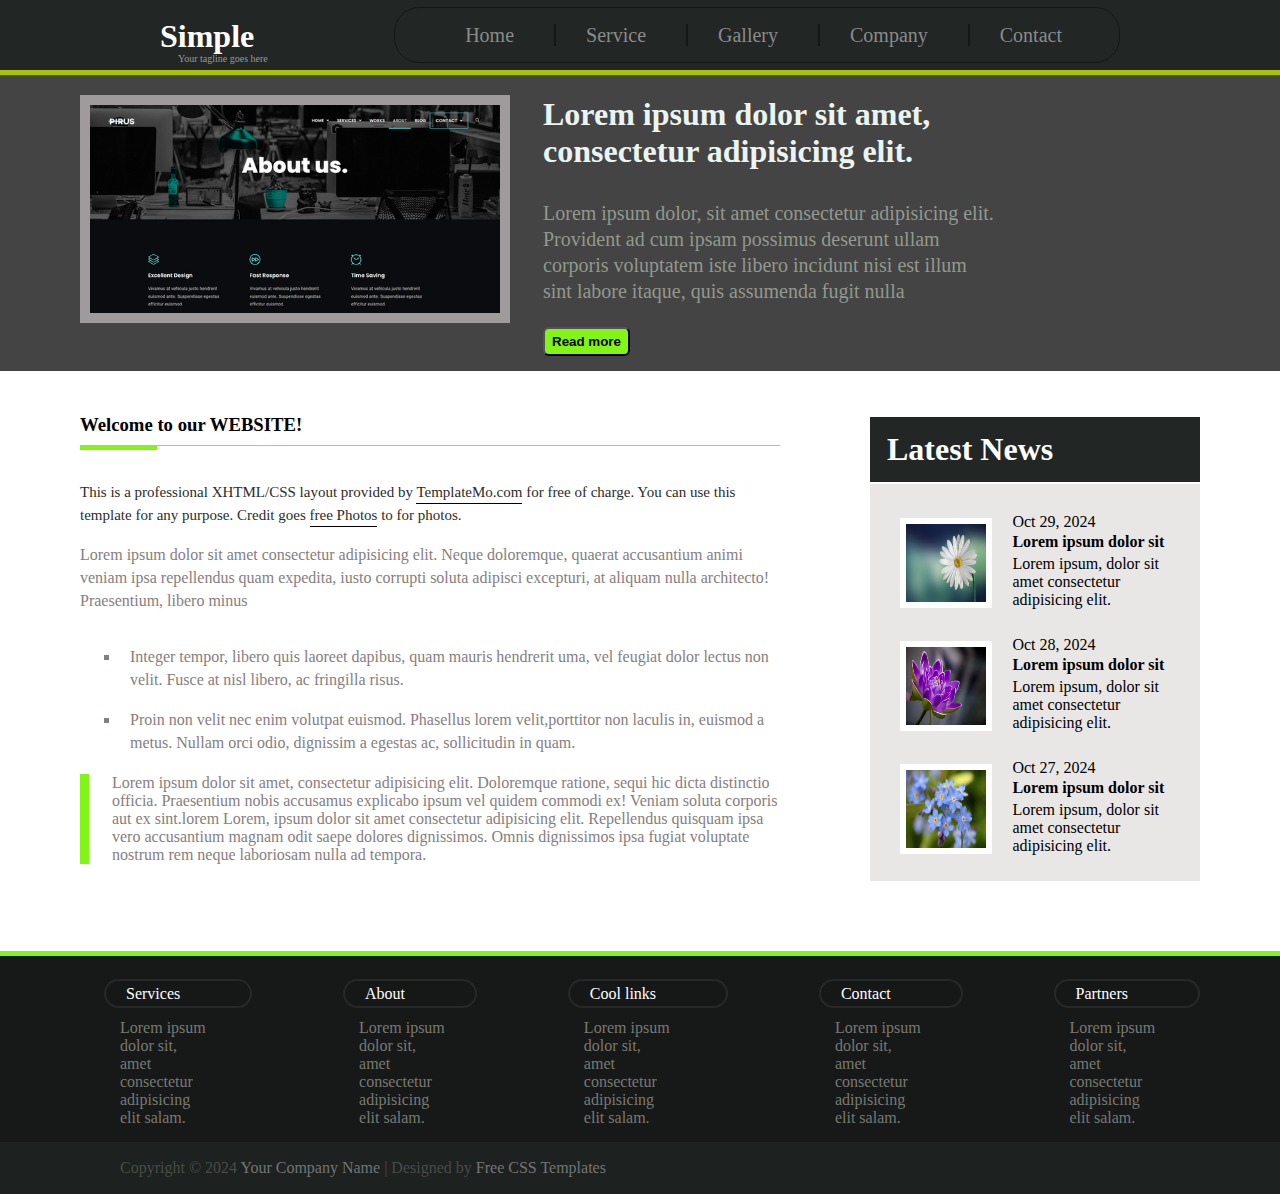
<file: 2/blog/index.html>
<!DOCTYPE html>
<html lang="en">

<head>
   <meta charset="UTF-8">
   <meta http-equiv="X-UA-Compatible" content="IE=edge">
   <meta name="viewport" content="width=device-width, initial-scale=1.0">
   <title>Document</title>
   <link rel="stylesheet" href="style.css">
</head>

<body>
   <div class="wrapper">
      <header class="header">
         <div class="container">
            <div class="header__inner">
               <a href="#" class="logo">
                  <h1 class="header__logo-head">Simple</h1>
                  <p class="header__logo-text">Your tagline goes here</p>
               </a>
               <nav class="menu">
                  <ul class="menu__list">
                     <li class="menu__list-item">
                        <a href="#" class="menu__list-link">
                           Home</a>
                     </li>
                     <li class="menu__list-item">
                        <a href="#" class="menu__list-link">
                           Service</a>
                     </li>
                     <li class="menu__list-item">
                        <a href="#" class="menu__list-link">
                           Gallery</a>
                     </li>
                     <li class="menu__list-item">
                        <a href="#" class="menu__list-link">
                           Company</a>
                     </li>
                     <li id="last__list-item" class="menu__list-item">
                        <a href="#" class="menu__list-link">
                           Contact</a>
                     </li>
                  </ul>
               </nav>
            </div>
         </div>
      </header>
      <main class="main">
         <div class="design__blog">
            <div class="container">
               <div class="design__blog-inner">
                  <div class="design__blog-img_div">
                     <img class="design__blog-img" src="images/design__blog.png">
                  </div>
                  <div class="design__blog-info">
                     <h1 class="design__blog_info-header">Lorem ipsum dolor sit amet, <br> consectetur adipisicing elit.
                     </h1>
                     <p class="design__blog_info-text">Lorem ipsum dolor, sit amet consectetur adipisicing elit.
                        Provident
                        ad cum ipsam possimus   deserunt ullam corporis voluptatem iste libero incidunt nisi est illum
                        sint
                        labore itaque, quis assumenda fugit nulla</p>
                     <button class="design__blog-info_btn" type="submit"><b>Read more</b></button>
                  </div>
               </div>
            </div>
         </div>
         <section class="blog">
            <div class="container">
               <div class="blog__inner">
                  <div class="blog__item">
                     <div class="blog__item-info">
                        <h3 class="blog__item-title">
                           <span class="blog__item-title_underline">Welcome </span>to our WEBSITE!
                        </h3>
                        <h6 class="blog__item-head6">
                           This is a professional XHTML/CSS layout provided by <span
                              class="blog__item-head_underline">TemplateMo.com</span> for free
                           of charge.
                           You can use this template for any purpose. Credit goes <span
                              class="blog__item-head_underline">free Photos</span> to for
                           photos.
                        </h6>
                        <p class="blog__item-text">Lorem ipsum dolor sit amet consectetur adipisicing elit. Neque
                           doloremque, quaerat accusantium animi veniam ipsa repellendus quam expedita,
                           iusto corrupti soluta adipisci excepturi,
                           at aliquam nulla architecto! Praesentium, libero minus
                        </p>
                        <ul class="blog__item-list">
                           <li class="blog__item-list_info">
                              Integer tempor, libero quis laoreet dapibus, quam mauris hendrerit uma, vel feugiat dolor
                              lectus non velit. Fusce at nisl libero, ac fringilla risus.
                           </li>
                           <li class="blog__item-list_info">
                              Proin non velit nec enim volutpat euismod. Phasellus lorem velit,porttitor non laculis in,
                              euismod a metus. Nullam orci odio, dignissim a egestas ac, sollicitudin in quam.
                           </li>
                        </ul>
                        <p class="blog__item-list_text">Lorem ipsum dolor sit amet, consectetur adipisicing elit.
                           Doloremque ratione, sequi hic dicta
                           distinctio officia. Praesentium nobis accusamus explicabo ipsum vel quidem commodi ex! Veniam
                           soluta corporis aut ex sint.lorem
                           Lorem, ipsum dolor sit amet consectetur adipisicing elit. Repellendus quisquam ipsa vero
                           accusantium magnam odit saepe dolores dignissimos. Omnis dignissimos ipsa fugiat voluptate
                           nostrum rem neque laboriosam nulla ad tempora.
                        </p>
                     </div>
                  </div>
                  <aside class="aside">
                     <div class="aside__news">
                        <h1 class="aside__header">
                           Latest News
                        </h1>
                        <div class="aside__inner">
                           <div class="aside__items">
                              <div class="aside__item">
                                 <img src="images/flower_1.jpg" class="aside__item-img">
                                 <div class="aside__item-info">
                                    <span class="aside__item-info_date">
                                       Oct 29, 2024
                                    </span>
                                    <h3 class="aside__item-info_header">
                                       Lorem ipsum dolor sit
                                    </h3>
                                    <p class="aside__item-info_text">Lorem ipsum, dolor sit amet consectetur adipisicing
                                       elit.
                                    </p>
                                 </div>
                              </div>
                              <div class="aside__item">
                                 <img src="images/flower_2.jpg" class="aside__item-img">
                                 <div class="aside__item-info">
                                    <span class="aside__item-info_date">
                                       Oct 28, 2024
                                    </span>
                                    <h3 class="aside__item-info_header">
                                       Lorem ipsum dolor sit
                                    </h3>
                                    <p class="aside__item-info_text">Lorem ipsum, dolor sit amet consectetur adipisicing
                                       elit.
                                    </p>
                                 </div>
                              </div>
                              <div class="aside__item">
                                 <img src="images/flower_3.jpg" class="aside__item-img">
                                 <div class="aside__item-info">
                                    <span class="aside__item-info_date">
                                       Oct 27, 2024
                                    </span>
                                    <h3 class="aside__item-info_header">
                                       Lorem ipsum dolor sit
                                    </h3>
                                    <p class="aside__item-info_text">Lorem ipsum, dolor sit amet consectetur adipisicing
                                       elit.
                                    </p>
                                 </div>
                              </div>
                           </div>
                        </div>
                     </div>
                  </aside>
               </div>
            </div>
         </section>
      </main>
      <footer class="footer">
         <div class="footer__content">
            <div class="container">
               <div class="footer__inner">
                  <nav class="footer__menu">
                     <ul class="footer__menu-list">
                        <li class="footer__menu-item">
                           <a href="#" class="footer__menu-link">
                              Services
                           </a>
                           <p class="footer__menu-item_text">Lorem ipsum dolor sit, amet consectetur adipisicing elit
                              salam.
                           </p>
                        </li>
                        <li class="footer__menu-item">
                           <a href="#" class="footer__menu-link">
                              About
                           </a>
                           <p class="footer__menu-item_text">Lorem ipsum dolor sit, amet consectetur adipisicing elit
                              salam.
                           </p>
                        </li>
                        <li class="footer__menu-item">
                           <a href="#" class="footer__menu-link">
                              Cool links
                           </a>
                           <p class="footer__menu-item_text">Lorem ipsum dolor sit, amet consectetur adipisicing elit
                              salam.
                           </p>
                        </li>
                        <li class="footer__menu-item">
                           <a href="#" class="footer__menu-link">
                              Contact
                           </a>
                           <p class="footer__menu-item_text">Lorem ipsum dolor sit, amet consectetur adipisicing elit
                              salam.
                           </p>
                        </li>
                        <li class="footer__menu-item">
                           <a href="#" class="footer__menu-link">
                              Partners
                           </a>
                           <p class="footer__menu-item_text">Lorem ipsum dolor sit, amet consectetur adipisicing elit
                              salam.
                           </p>
                        </li>
                     </ul>
                  </nav>
               </div>
            </div>
         </div>
         <div class="footer__copyright">
            <div class="container">
               <ul class="footer__copyright-list">
                  <li class="footer__copyright-link">
                     <span class="copywrite_1">Copyright &#169; 2024</span>
                     <span class="copywrite_2">Your Company Name</span>
                     <span class="copywrite_1">| Designed by</span>
                     <span class="copywrite_2">Free CSS Templates</span>
                  </li>
               </ul>
            </div>
         </div>
      </footer>
   </div>
</body>

</html>
</file>
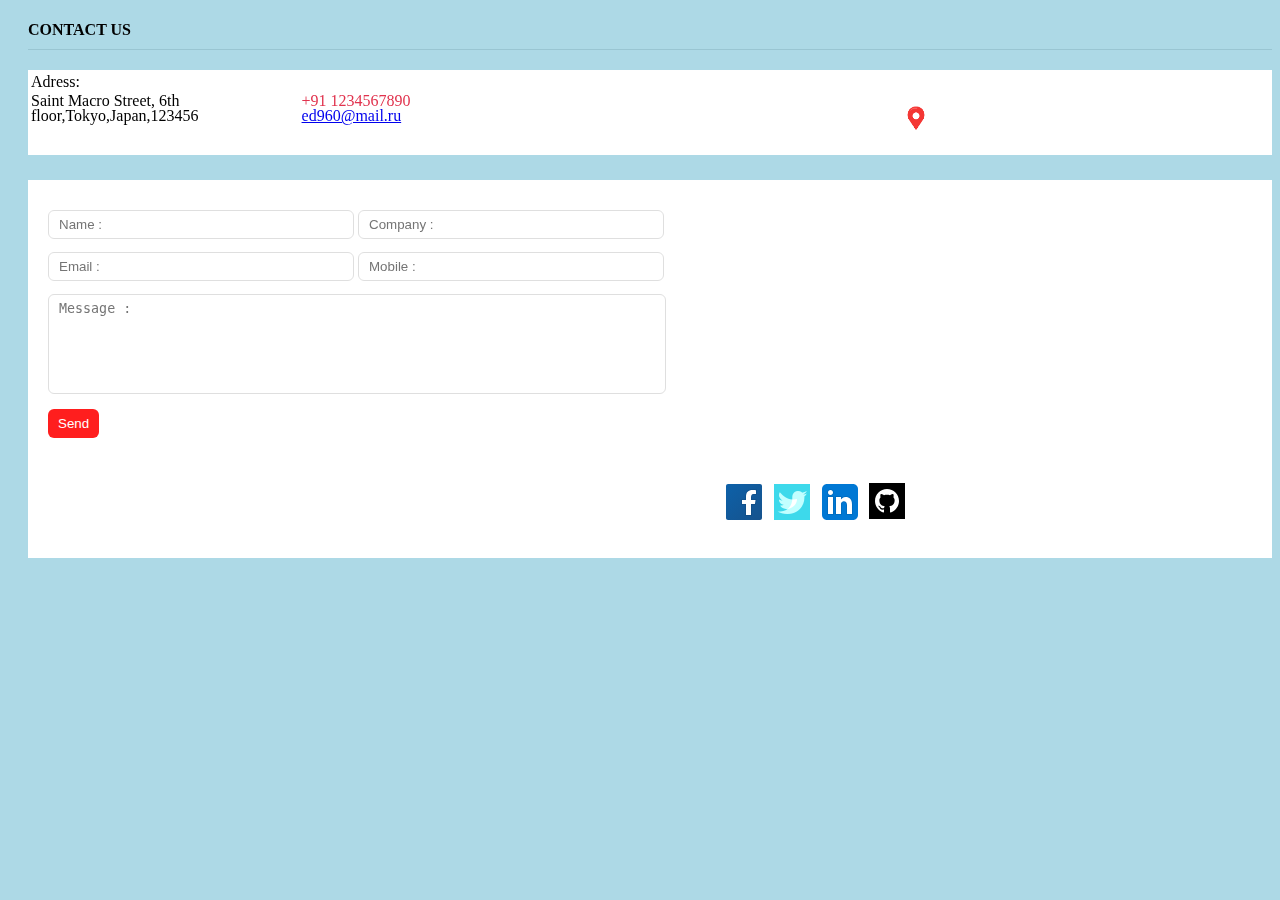
<file: 2/contact us/index.html>
<!DOCTYPE html>
<html lang="en">

<head>
   <meta charset="UTF-8">
   <meta http-equiv="X-UA-Compatible" content="IE=edge">
   <meta name="viewport" content="width=device-width, initial-scale=1.0">
   <title>Document</title>
   <link rel="stylesheet" href="style.css">
</head>

<body>
   <header class="header">
      <div class="container">
         <div class="header__inner">
            <div class="header__info">
               <h4>CONTACT US</h4>
            </div>
            <div class="info">
               <table>
                  <tr>
                     <td>Adress:</td>
                  </tr>
                  <tr class="info__heights">
                     <td>Saint Macro Street, 6th</td>
                     <td id="tel" class="second" colspan="2">+91 1234567890</td>
                  </tr>
                  <tr class="info__heights">
                     <td>floor,Tokyo,Japan,123456</td>
                     <td class="second"><a href="mailto:ed960@mail.ru" class="info-email">
                           ed960@mail.ru
                        </a></td>
                  </tr>
               </table>
            </div>
            <div class="map_icon">
               <span>
                  <a class="contact__social-link" href="#">
                     <img class="img" src="images/map.png">
                  </a>
               </span>
            </div>
         </div>
      </div>
   </header>
   <main class="main">
      <section class="contact">

         <div class="container">

            <form class="contact__form">
               <div class="contact_input1">
                  <input type="text" class="contact__form-input" placeholder="Name :">
                  <input type="text" class="contact__form-input" placeholder="Company :">
               </div>
               <div class="contact_input2">
                  <input type="text" class="contact__form-input" placeholder="Email :">
                  <input type="text" class="contact__form-input" placeholder="Mobile :">
               </div>
               <textarea class="contact__form-area" placeholder="Message :"></textarea>
               <button class="contact__form-btn" type="submit">Send</button>
            </form>

            <div class="contact__right">
               <div class="map">
                  <iframe
                     src="https://www.google.com/maps/embed?pb=!1m14!1m8!1m3!1d14996.383343287962!2d-122.41458795919519!3d37.799383677646404!3m2!1i1024!2i768!4f13.1!3m3!1m2!1s0x8085810abd8bf119%3A0xe5a67a7b3dd3ad7!2zNzI1IEdyZWVuIFN0ICM3MjUsIFNhbiBGcmFuY2lzY28sIENBIDk0MTMzLCDQodCo0JA!5e0!3m2!1sru!2s!4v1620889464631!5m2!1sru!2s"
                     width="100%" style="border:0;" allowfullscreen="" loading="lazy"></iframe>
               </div>
               <ul class="contact__social">
                  <li class="contact__social-item">
                     <a class="contact__social-link" href="#">
                        <img class="contact__social-img" src="images/facebook.svg" alt="">
                     </a>
                  </li>
                  <li class="contact__social-item">
                     <a class="contact__social-link" href="#">
                        <img class="contact__social-img" src="images/twitter.png" alt="">
                     </a>
                  </li>
                  <li class="contact__social-item">
                     <a class="contact__social-link" href="#">
                        <img class="contact__social-img" src="images/linkedin.svg" alt="">
                     </a>
                  </li>
                  <li class="contact__social-item">
                     <a class="contact__social-link" href="#">
                        <img class="git" class="contact__social-img" src="images/github.svg" alt="">
                     </a>
                  </li>
               </ul>
            </div>
         </div>

      </section>
   </main>
</body>

</html>
</file>
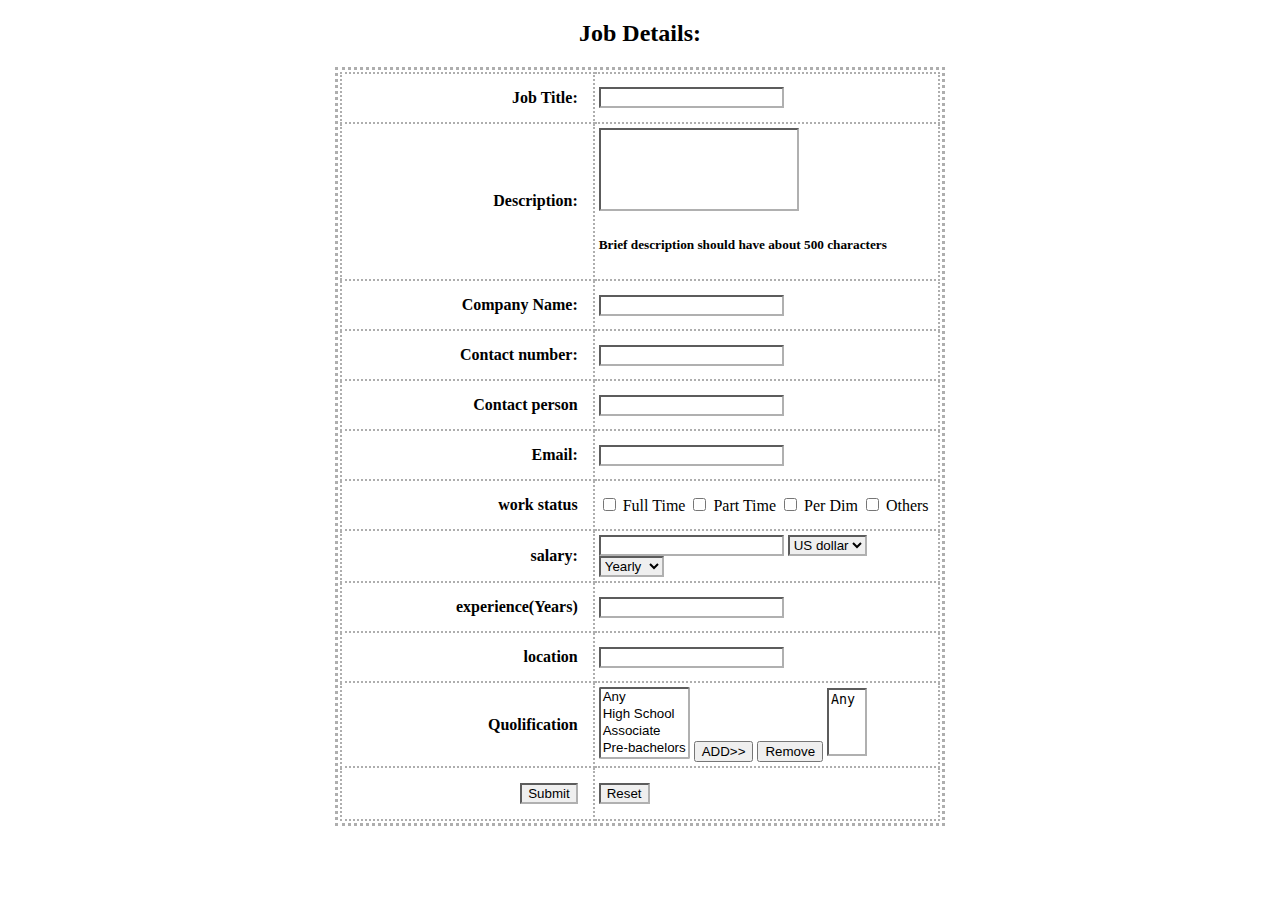
<file: 2/forms/index.html>
<!DOCTYPE html>
<html lang="en">

<head>
   <meta charset="UTF-8">
   <meta http-equiv="X-UA-Compatible" content="IE=edge">
   <meta name="viewport" content="width=device-width, initial-scale=1.0">
   <title>Document</title>
   <link rel="stylesheet" href="style/style.css">
</head>

<body>
   <h2>Job Details:</h2>
   <div class="container">
      <form>
         <table>
            <tr>
               <th class="left_text"><label>Job Title:</label></th>
               <td><input type="text"></td>
            </tr>
            <tr>
               <th class="left_text" rowspan="2"><label>Description:</label></th>
               <td><textarea cols="22" rows="5"></textarea>
                  <h5>Brief description should have about 500 characters</h5>
               </td>
            </tr>
            <tr>

            </tr>
            <tr>
               <th class="left_text"><label>Company Name:</label></th>
               <td><input type="text"></td>
            </tr>
            <tr>
               <th class="left_text"><label>Contact number:</label></th>
               <td><input type="text"></td>
            </tr>
            <tr>
               <th class="left_text"><label>Contact person</label></th>
               <td><input type="text"></td>
            </tr>
            <tr>
               <th class="left_text"><label>Email:</label></th>
               <td><input type="text"></td>
            </tr>
            <tr>
               <th class="left_text"><label>work status</label></th>
               <td><input type="checkbox">
                  <label>Full Time</label>
                  <input type="checkbox">
                  <label>Part Time</label>
                  <input type="checkbox">
                  <label>Per Dim</label>
                  <input type="checkbox">
                  <label>Others</label>
               </td>
            </tr>
            <tr>
               <th class="left_text"><label>salary:</label></th>
               <td><input type="text">
                  <select>
                     <option>US dollar</option>
                     <option>500</option>
                     <option>750</option>
                     <option>1000</option>
                     <option>other</option>
                  </select>
                  <select>
                     <option>Yearly</option>
                     <option>weekly</option>
                     <option>dayly</option>
                     <option>other</option>
                  </select>
               </td>
            </tr>
            <tr>
               <th class="left_text"><label>experience(Years)</label></th>
               <td><input type="text" id="fname" name="fname"></td>
            </tr>
            <tr>
               <th class="left_text"><label>location</label></th>
               <td><input type="text"></td>
            </tr>
            <tr>
               <th class="left_text"><label>Quolification</label></th>
               <td><select size="4" multiple>
                     <option>Any</option>
                     <option>High School</option>
                     <option>Associate</option>
                     <option>Pre-bachelors</option>
                  </select>
                  <button type="button">ADD>></button>

                  <button type="button">Remove</button>
                  <textarea cols="2" rows="4">Any</textarea>
               </td>
            </tr>
            <tr>
               <th class="left_text"><input type="submit"></th>
               <td><input type="reset"></td>
            </tr>
         </table>
      </form>
</body>

</html>
</file>
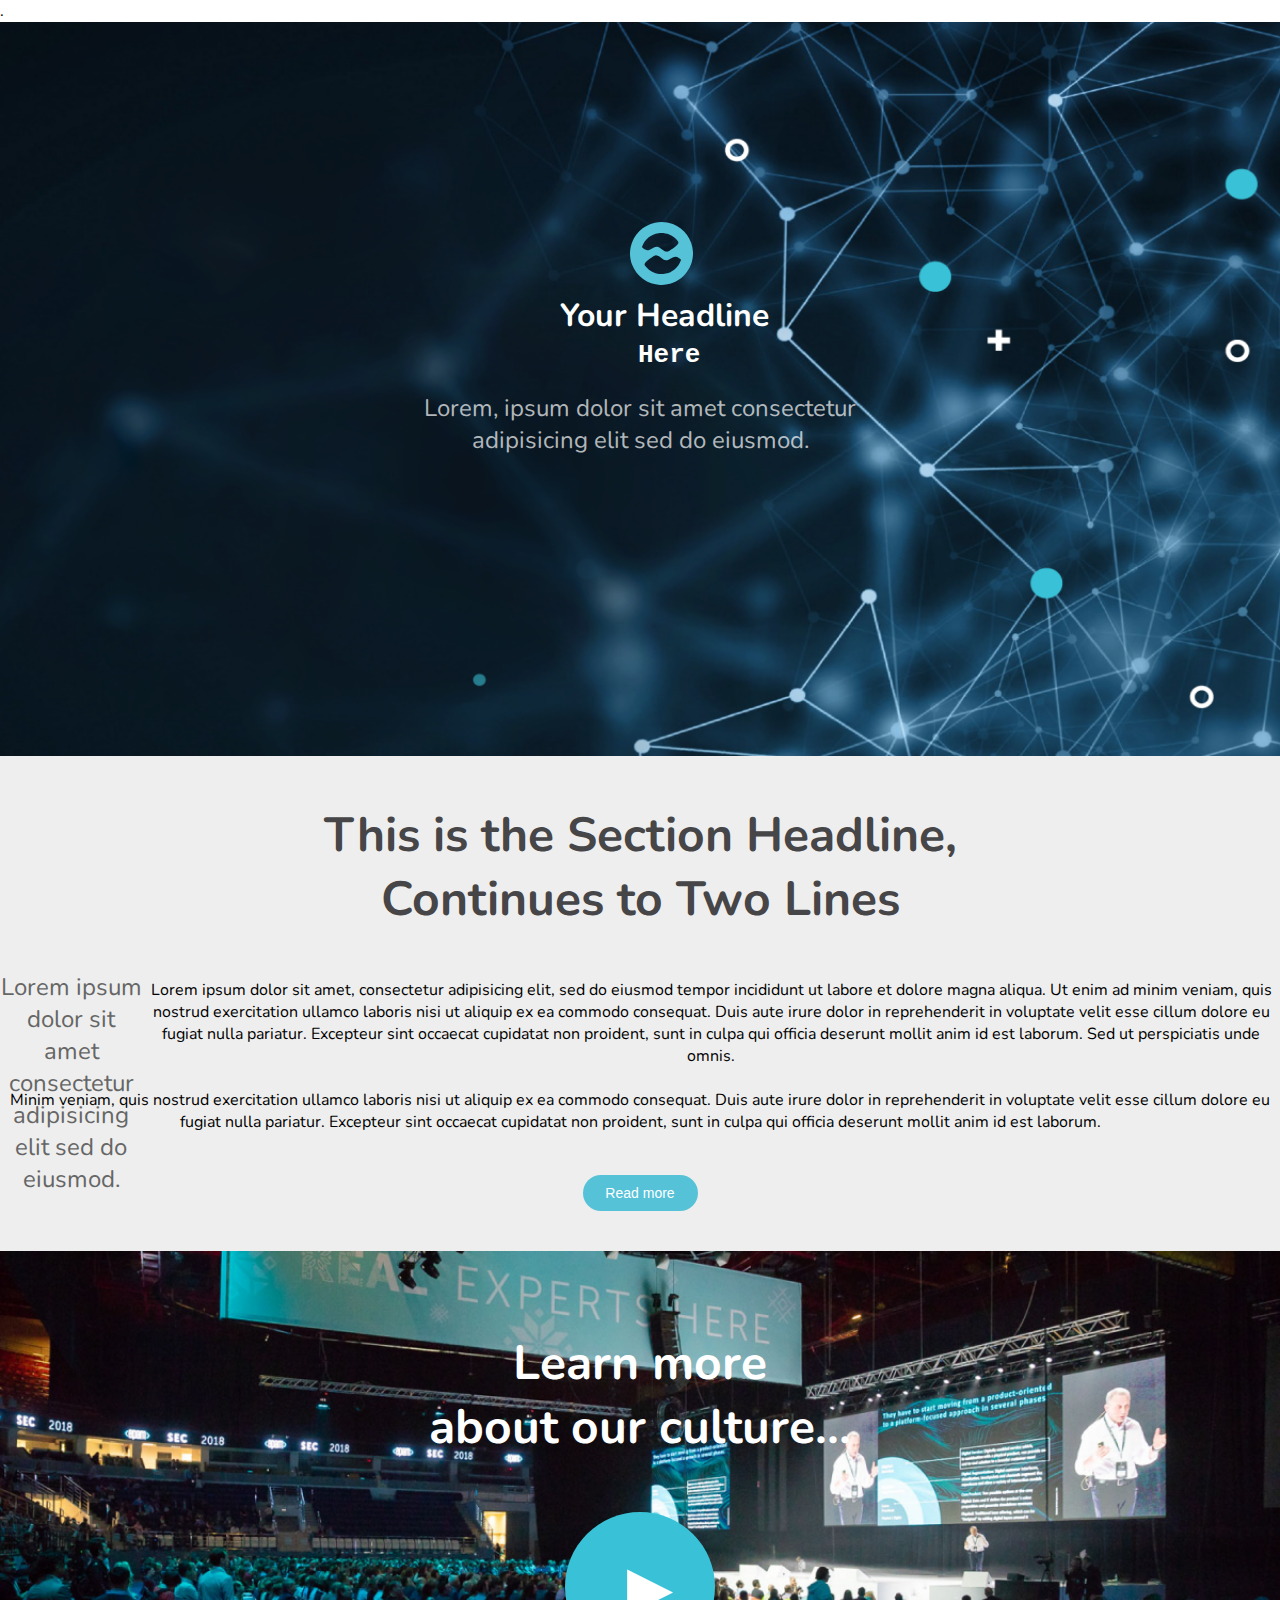
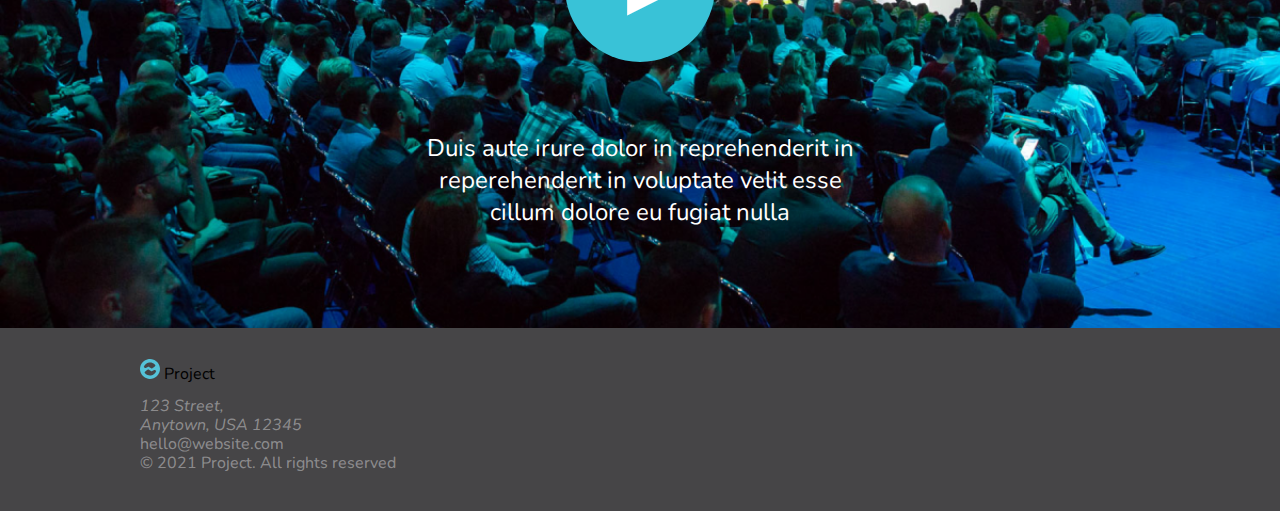
<file: 2/practice/index.html>
<!DOCTYPE html>
<html lang="en">

<head>
   <meta charset="UTF-8">
   <meta http-equiv="X-UA-Compatible" content="IE=edge">
   <meta name="viewport" content="width=device-width, initial-scale=1.0">
   <title>Document</title>
   <link rel="stylesheet" href="css/style.css">
   <link href="https://fonts.googleapis.com/css2?family=Nunito:wght@200&family=Source+Sans+Pro:wght@200&display=swap"
      rel="stylesheet">
</head>

<body>
   <!-- <header class="header">
         <a href="#">Project</a>
         <ul class="list">
            <li class="list__item">
               <a href="#" class="list__item-link">Projects</a>
            </li>
            <li class="list__item">
               <a href="#" class="list__item-link">About Us</a>
            </li>
            <li class="list__item">
               <a href="#" class="list__item-link">Stories</a>
            </li>
            <li class="list__item">
               <a href="#" class="list__item-link">Contact</a>
            </li>
         </ul>
         <img src="assets/Logo_1.svg" alt="">
      </header> -->
   .
   <main class="main">
      <div class="container">
         <div class="main__header">
            <div class="main__header-inner">
               <img class="img" src="assets/Logo_1.svg">
               <h1 class="headline">Your Headline <br>
                  <pre class="headline">     Here</pre>
               </h1>
            </div>
            <p class="lorem">Lorem, ipsum dolor sit amet consectetur <br> adipisicing elit sed do eiusmod.</p>
         </div>
      </div>
      <div class="info">
         <h1 class="section__headline">This is the Section Headline,<br>
            Continues to Two Lines</h1>
         <div class="info__p">
            <p class="section__p1">Lorem ipsum dolor sit amet consectetur <br> adipisicing elit sed do eiusmod.</p>
            <p class="section__p2">Lorem ipsum dolor sit amet, consectetur adipisicing elit, sed do eiusmod tempor
               incididunt ut labore et
               dolore
               magna aliqua. Ut enim ad minim veniam, quis nostrud exercitation ullamco laboris nisi ut aliquip ex ea
               commodo
               consequat. Duis aute irure dolor in reprehenderit in voluptate velit esse cillum dolore eu fugiat nulla
               pariatur.
               Excepteur sint occaecat cupidatat non proident, sunt in culpa qui officia deserunt mollit anim id est
               laborum.
               Sed
               ut perspiciatis unde omnis.</p>
         </div>
         <br>
         <p class="section__p3">Minim veniam, quis nostrud exercitation ullamco laboris nisi ut aliquip ex ea commodo
            consequat. Duis aute
            irure
            dolor in reprehenderit in voluptate velit esse cillum dolore eu fugiat nulla pariatur. Excepteur sint
            occaecat
            cupidatat non proident, sunt in culpa qui officia deserunt mollit anim id est laborum.
         </p>
         <button class="btn" type="submit">Read more</button>
      </div>
   </main>
   <div class="bottom__side">
      <h1 class="bottom__side-head">
         Learn more <br>
         about our culture...
      </h1>
      <button class="bottom_side-btn">
         <p class="trangle">&#9654</p>
      </button>
      <h2 class="bottom__side-text">Duis aute irure dolor in reprehenderit in <br> reperehenderit in voluptate velit
         esse <br>
         cillum dolore eu fugiat nulla
      </h2>
   </div>
   <div class="footer">
      <div class="footer-box">
         <img class="footer__icon" src="assets/footer__logo.svg">
         <span footer__head>Project</span>
         <p class="footer__text"><i>123 Street,<br>
               Anytown, USA 12345 </i><a class="footer_link" href="hello@website.com"><br> hello@website.com</a>
            <br> &#169; 2021 Project. All rights reserved
         </p>
      </div>
   </div>
</body>

</html>
</file>
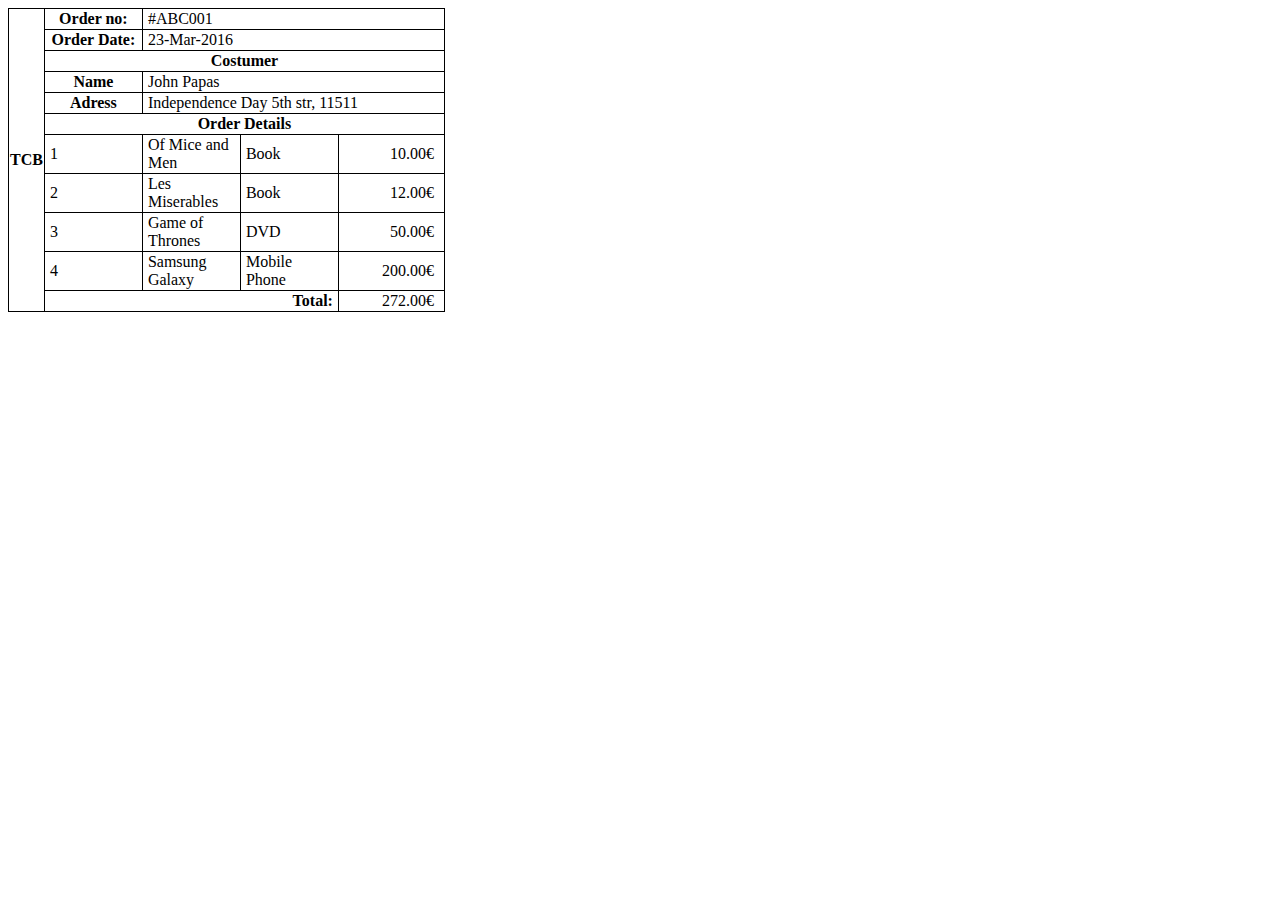
<file: 2/table/index.html>
<!DOCTYPE html>
<html lang="en">

<head>
   <meta charset="UTF-8">
   <meta http-equiv="X-UA-Compatible" content="IE=edge">
   <meta name="viewport" content="width=device-width, initial-scale=1.0">
   <title>Document</title>
   <link rel="stylesheet" href="style.css">
</head>

<body>
   <table>
      <tr>
         <th rowspan="11">TCB</th>
         <th>Order no:</th>
         <td colspan="3">#ABC001</td>
      </tr>
      <tr>
         <th>Order Date:</th>
         <td colspan="3">23-Mar-2016</td>
      </tr>
      <tr>
         <th colspan="4">Costumer</th>

      </tr>
      <tr>
         <th>Name</th>
         <td colspan="3">John Papas</td>
      </tr>
      <tr>
         <th>Adress</th>
         <td colspan="3">Independence Day 5th str, 11511</td>
      </tr>
      <tr>
         <th colspan="4">Order Details</th>
      </tr>
      <tr>
         <td>1</td>
         <td>Of Mice and Men</td>
         <td>Book</td>
         <td class="price">10.00&#8364</td>
      </tr>
      <tr>
         <td>2</td>
         <td>Les Miserables</td>
         <td>Book</td>
         <td class="price">12.00&#8364</td>
      </tr>
      <tr>
         <td>3</td>
         <td>Game of Thrones</td>
         <td>DVD</td>
         <td class="price">50.00&#8364</td>
      </tr>
      <tr>
         <td>4</td>
         <td>Samsung Galaxy</td>
         <td>Mobile Phone</td>
         <td class="price">200.00&#8364</td>
      </tr>
      <tr>
         <th id="total" colspan="3">Total:</th>

         <td class="price">272.00&#8364</td>
      </tr>
   </table>

</body>

</html>
</file>
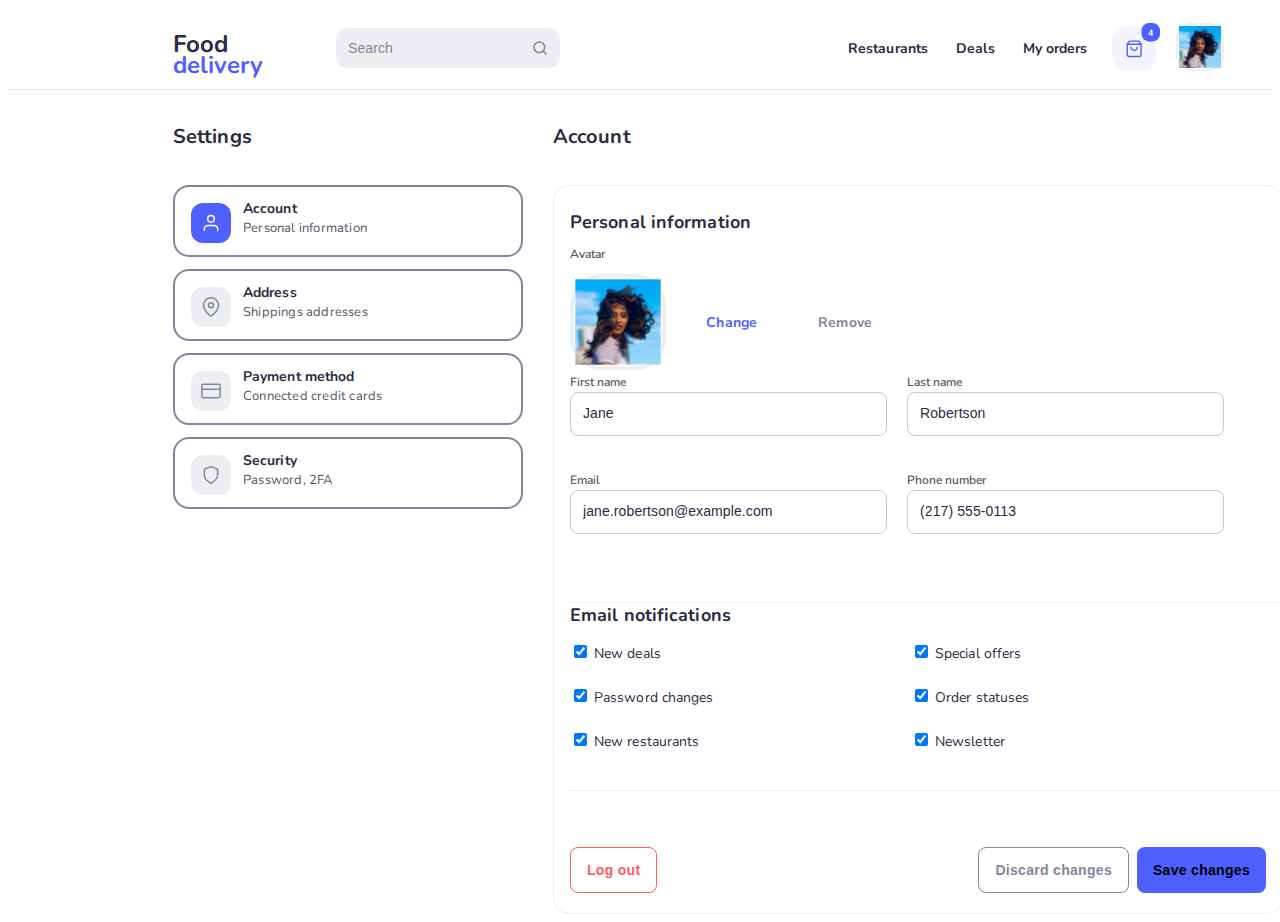
<file: 3/account/index.html>
<!DOCTYPE html>
<html lang="en">

<head>
   <meta charset="UTF-8">
   <meta http-equiv="X-UA-Compatible" content="IE=edge">
   <meta name="viewport" content="width=device-width, initial-scale=1.0">
   <title>Document</title>
   <link rel="stylesheet" href="css/style.css">
   <link rel="stylesheet" href="css/media.css">
   <link
      href="https://fonts.googleapis.com/css2?family=Nunito:wght@400;600;700&family=Source+Sans+Pro:wght@200&display=swap"
      rel="stylesheet">
</head>

<body>
   <div class="wrapper">
      <header class="header">
         <div class="container">
            <div class="header__inner">
               <a href="#" class="logo">
                  <h2 class="header__logo-text_1">
                     Food
                  </h2>
                  <h2 class="header__logo-text_2">
                     delivery
                  </h2>
               </a>
               <form class="header__form">
                  <button class="header__btn" type="submit">
                     Search
                  </button>
                  <img class="header__btn-img" src="images/search.svg">
               </form>
               <nav class="menu">
                  <ul class="menu__list">
                     <li class="menu__list-item">
                        <a class="menu__list-link" href="#">
                           Restaurants
                        </a>
                     </li>
                     <li class="menu__list-item">
                        <a class="menu__list-link" href="#">
                           Deals
                        </a>
                     </li>
                     <li class="menu__list-item">
                        <a class="menu__list-link" href="#">
                           My orders
                        </a>
                     </li>
                  </ul>
                  <div class="header__menu-images">
                     <img src="images/added.svg" class="added">
                     <img src="images/avatarka.svg" class="avatarka">
                  </div>
               </nav>
            </div>
         </div>
      </header>

      <main class="main">
         <section class="page">
            <div class="container">
               <div class="page__inner">
                  <aside class="aside">
                     <h5 class="aside__head">Settings</h5>
                     <div class="aside__items">
                        <div class="aside__items-box">
                           <img src="images/icon1.svg" class="aside__items-box_img">
                           <div class="aside__items-box_info1">
                              <p class="aside__items-box_text_1">Account</p>
                              <p class="aside__items-box_text_2">Personal information</p>
                           </div>
                        </div>
                        <div class="aside__items-box">
                           <img src="images/icon2.svg" class="aside__items-box_img">
                           <div class="aside__items-box_info1">
                              <p class="aside__items-box_text_1">Address</p>
                              <p class="aside__items-box_text_2">Shippings addresses</p>
                           </div>
                        </div>
                        <div class="aside__items-box">
                           <img src="images/icon3.svg" class="aside__items-box_img">
                           <div class="aside__items-box_info1">
                              <p class="aside__items-box_text_1">Payment method</p>
                              <p class="aside__items-box_text_2">Connected credit cards</p>
                           </div>
                        </div>
                        <div class="aside__items-box">
                           <img src="images/icon4.svg" class="aside__items-box_img">
                           <div class="aside__items-box_info1">
                              <p class="aside__items-box_text_1">Security</p>
                              <p class="aside__items-box_text_2">Password, 2FA</p>
                           </div>
                        </div>
                     </div>
                  </aside>
                  <div class="page__item">
                     <h5 class="page__item-head">Account</h5>
                     <div class="page__item-boxes">
                        <div class="page__item-box">
                           <h6 class="page__box-head">Personal information</h6>
                           <div class="page__item-info">
                              <p class="page__item-info_avatar">Avatar</p>
                           </div>
                           <div class="page__item-info_box">
                              <img src="images/avatarka.svg" class="page__item-info_img">
                              <div class="page__item-info_left">
                                 <span class="page__item-text_1">Change</span>
                                 <span class="page__item-text_2">Remove</span>
                              </div>
                           </div>
                        </div>
                        <div class="page__item-form">
                           <form>
                              <div class="page__form-info">
                                 <div>
                                    <label class="page__form-fname">First name</label>
                                    <input type="text" class="page__form-input" placeholder="Jane">
                                 </div>
                                 <div class="form__left">
                                    <label class="page__form-fname">Last name</label>
                                    <input type="text" class="page__form-input" placeholder="Robertson">
                                 </div>
                              </div>
                              <div class="page__form-info page__form-info__bottom">
                                 <div>
                                    <label class="page__form-fname">Email</label>
                                    <input type="email" class="page__form-input"
                                       placeholder="jane.robertson@example.com">
                                 </div>
                                 <div class="form__left">
                                    <label class="page__form-fname">Phone number</label>
                                    <input type="tel" class="page__form-input" placeholder="(217) 555-0113">
                                 </div>
                              </div>
                              <div class="bottom">
                                 <h6 class="page__checkbox-head">Email notifications</h6>
                                 <div class="checkbox">
                                    <div class="checkbox__left">
                                       <div class="checkbox__elements">
                                          <input type="checkbox" checked class="page__checkbox">
                                          <label class="page__checkbox-label" for="">New deals</label>
                                       </div>
                                       <div class="checkbox__elements">
                                          <input type="checkbox" checked class="page__checkbox">
                                          <label class="page__checkbox-label" for="">Password changes</label>
                                       </div>
                                       <div class="checkbox__elements">
                                          <input type="checkbox" checked class="page__checkbox">
                                          <label class="page__checkbox-label" for="">New restaurants</label>
                                       </div>
                                    </div>
                                    <div class="checkbox__right">
                                       <div class="checkbox__elements">
                                          <input type="checkbox" checked class="page__checkbox">
                                          <label class="page__checkbox-label" for="">Special offers</label>
                                       </div>
                                       <div class="checkbox__elements">
                                          <input type="checkbox" checked class="page__checkbox">
                                          <label class="page__checkbox-label" for="">Order statuses</label>
                                       </div>
                                       <div class="checkbox__elements">
                                          <input type="checkbox" checked class="page__checkbox">
                                          <label class="page__checkbox-label" for="">Newsletter</label>
                                       </div>
                                    </div>
                                 </div>
                              </div>
                              <div class="line"></div>
                              <div class="buttons">
                                 <button class="page__form-btn_1">Log out</button>
                                 <button class="page__form-btn_2">Discard changes</button>
                                 <button class="page__form-btn_3">Save changes</button>
                              </div>
                           </form>
                        </div>
                     </div>
                  </div>
               </div>
            </div>
         </section>
      </main>
   </div>
</body>










</html>
</file>
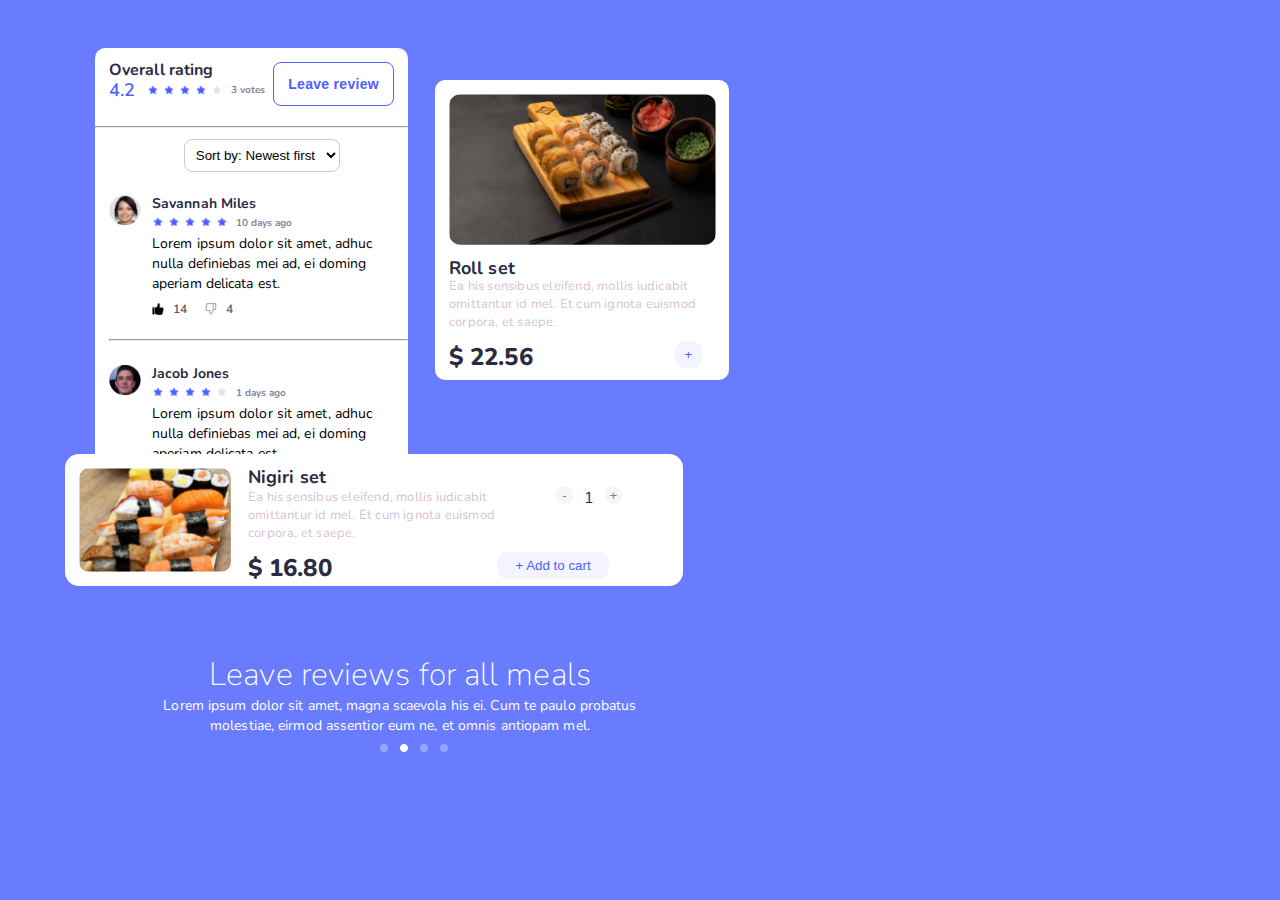
<file: 3/blog/index.html>
<!DOCTYPE html>
<html lang="en">

<head>
   <meta charset="UTF-8">
   <meta http-equiv="X-UA-Compatible" content="IE=edge">
   <meta name="viewport" content="width=device-width, initial-scale=1.0">
   <title>Document</title>
   <link rel="stylesheet" href="css/style.css">
   <link
      href="https://fonts.googleapis.com/css2?family=Nunito:wght@400;600;700;800&family=Source+Sans+Pro:wght@200&display=swap"
      rel="stylesheet">
</head>

<body>
   <div class="wrapper__left">
      <main class="main__left">
         <div class="container__left">
            <div class="inner">
               <div class="items">
                  <div class="item">
                     <div class="head__bar">
                        <div class="head__bar-left">
                           <p class="head__bar-left_text">Overall rating</p>
                           <div class="stars__point">
                              <p class="stars__point-number">
                                 4.2
                              </p>
                              <div class="stars default__stars">
                                 <img src="images/star__blue.png" class="stars__img">
                                 <img src="images/star__blue.png" class="stars__img">
                                 <img src="images/star__blue.png" class="stars__img">
                                 <img src="images/star__blue.png" class="stars__img">
                                 <img src="images/star__gray.png" class="stars__img">
                              </div>
                              <p class="votes">3 votes</p>
                           </div>
                        </div>
                        <div class="head__bar-right">
                           <button type="submit" class="head__bar-right-btn">
                              Leave review
                           </button>
                        </div>
                     </div>
                     <hr class="head__bar-bottom_line">
                     <div class="select__sort">
                        <form>
                           <select class="select__sort-select">
                              <option class="select__sort-option">Sort by: Newest first</option>
                              <option class="select__sort-option">Sort by: Newest first</option>
                              <option class="select__sort-option">Sort by: Newest first</option>
                              <option class="select__sort-option">Sort by: Newest first</option>
                           </select>
                        </form>
                     </div>
                  </div>
                  <div class="item__comment">
                     <img src="images/girl.png" class="person">
                     <div class="comments__box">
                        <div class="person__info">
                           <p class="full__name">
                              Savannah Miles
                           </p>
                           <div class="stars__points">
                              <div class="stars_1">
                                 <img src="images/star__blue.png" class="stars__img">
                                 <img src="images/star__blue.png" class="stars__img">
                                 <img src="images/star__blue.png" class="stars__img">
                                 <img src="images/star__blue.png" class="stars__img">
                                 <img src="images/star__blue.png" class="stars__img">
                              </div>
                              <p class="days">10 days ago</p>
                           </div>
                        </div>
                        <div class="person__comment">
                           Lorem ipsum dolor sit amet, adhuc nulla definiebas mei ad, ei doming aperiam delicata est.
                        </div>
                        <div class="like__dislike">
                           <div class="like__box-left">
                              <img src="images/like.png" class="like">
                              <p class="like__count">14</п>
                           </div>
                           <div class="like__box-right">
                              <img src="images/dislike.png" class="dislike">
                              <p class="like__count">4</п>
                           </div>
                        </div>
                     </div>
                  </div>
                  <hr class="comments__divider">
                  <div class="item__comment">
                     <img src="images/boy.png" class="person">
                     <div class="comments__box">
                        <div class="person__info">
                           <p class="full__name">
                              Jacob Jones
                           </p>
                           <div class="stars__points">
                              <div class="stars_1">
                                 <img src="images/star__blue.png" class="stars__img">
                                 <img src="images/star__blue.png" class="stars__img">
                                 <img src="images/star__blue.png" class="stars__img">
                                 <img src="images/star__blue.png" class="stars__img">
                                 <img src="images/star__gray.png" class="stars__img">
                              </div>
                              <p class="days">1 days ago</p>
                           </div>
                        </div>
                        <div class="person__comment">
                           Lorem ipsum dolor sit amet, adhuc nulla definiebas mei ad, ei doming aperiam delicata est.
                        </div>
                        <div class="like__dislike">
                           <div class="like__box-left">
                              <img src="images/like.png" class="like">
                              <p class="like__count">14</п>
                           </div>
                           <div class="like__box-right">
                              <img src="images/dislike.png" class="dislike">
                              <p class="like__count">4</п>
                           </div>
                        </div>
                     </div>
                  </div>
               </div>
               <div class="items__shop">
                  <div class="container_left">
                     <img src="images/product_1.png" class="product">
                     <div class="product__information">
                        <h6 class="product__head">Roll set</h6>
                        <p class="product__info-text">
                           Ea his sensibus eleifend, mollis iudicabit omittantur id mel. Et cum ignota euismod corpora,
                           et
                           saepe.
                        </p>
                        <div class="price__plus">
                           <p class="price">$ 22.56</p>
                           <button type="button" class="plus">+</button>
                        </div>
                     </div>
                  </div>
               </div>
            </div>
            <div class="items__shop_2">
               <div class="container">
                  <div class="shop__inner">
                     <img src="images/product_2.png" class="product_2">
                     <div class="products__shop">
                        <div class="items__shop_2-boxes">
                           <div class="items__shop_2-boxes_left">
                              <h6 class="product__head">Nigiri set</h6>
                              <p class="product__info-text product__info-text_2">
                                 Ea his sensibus eleifend, mollis iudicabit omittantur id mel. Et cum ignota euismod
                                 corpora,
                                 et
                                 saepe.
                              </p>
                           </div>
                           <div class="items__shop_2-boxes_right">
                              <button class="items__right-btn" type="button">-</button>
                              <p class="btn__text">1</p>
                              <button class="items__right-btn" type="button">+</button>
                           </div>
                        </div>
                        <div class="price__plus">
                           <p class="price">$ 16.80</p>
                           <button type="button" class="plus addw">+ <span class="btn_text">Add to cart</span></button>
                        </div>
                     </div>
                  </div>
               </div>
            </div>
         </div>
      </main>
      <div class="footer__slide">
         <h3 class="footer__Slide-head">Leave reviews for all meals</h3>
         <p class="footer__slide-text">
            Lorem ipsum dolor sit amet,
            magna scaevola his ei. Cum te paulo probatus molestiae,
            eirmod assentior eum ne, et omnis antiopam mel.
         </p>
         <div class="footer__slide-circle">
            <img src="images/circle.svg" class="slide__circle">
            <img src="images/circle__white.png" class="slide__circle">
            <img src="images/circle.svg" class="slide__circle">
            <img src="images/circle.svg" class="slide__circle">
         </div>
      </div>
   </div>
</body>

</html>
</file>
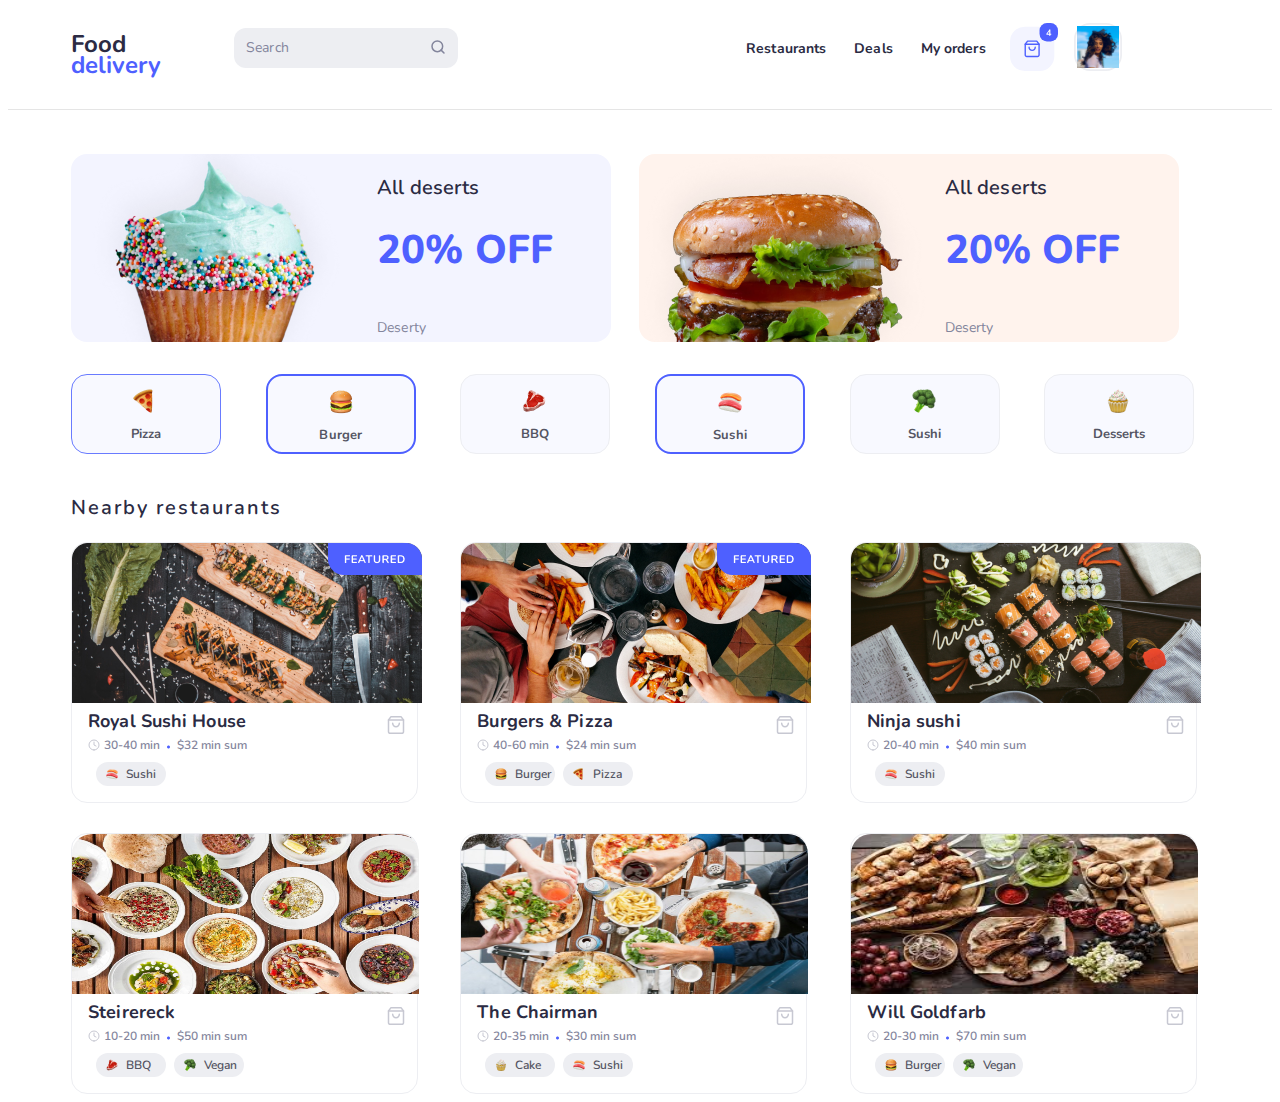
<file: 3/home/index.html>
<!DOCTYPE html>
<html lang="en">

<head>
   <meta charset="UTF-8">
   <meta http-equiv="X-UA-Compatible" content="IE=edge">
   <meta name="viewport" content="width=device-width, initial-scale=1.0">
   <title>Document</title>
   <link rel="stylesheet" href="css/style.css">
   <link href="https://fonts.googleapis.com/css2?family=Nunito:wght@200&display=swap" rel="stylesheet">
   <link rel="stylesheet" href="css/media.css">
</head>

<body>
   <div class="wrapper">
      <header class="header">
         <div class="container">
            <div class="header__inner">
               <a href="#" class="logo">
                  <h2 class="header__logo-text_1">
                     Food
                  </h2>
                  <h2 class="header__logo-text_2">
                     delivery
                  </h2>
               </a>
               <form class="header__form">
                  <button class="header__btn" type="submit">
                     Search
                  </button>
                  <img class="header__btn-img" src="images/search.svg">
               </form>
               <nav class="menu">
                  <ul class="menu__list">
                     <li class="menu__list-item">
                        <a class="menu__list-link" href="#">
                           Restaurants
                        </a>
                     </li>
                     <li class="menu__list-item">
                        <a class="menu__list-link" href="#">
                           Deals
                        </a>
                     </li>
                     <li class="menu__list-item">
                        <a class="menu__list-link" href="#">
                           My orders
                        </a>
                     </li>
                  </ul>
                  <div class="header__menu-images">
                     <img src="images/added.svg" class="added">
                     <img src="images/avatarka.svg" class="avatarka">
                     <img src="images/media__img/divider.svg" class="divider">
                     <img src="images/media__img/mini__btn.svg" class="mini__menu">
                  </div>
               </nav>
            </div>
         </div>
      </header>
      <div class="line__divider"></div>
      <main class="main">
         <section class="top">
            <div class="top__inner">
               <div class="top__items">
                  <div class="top__item-1">
                     <img src="images/top__item-img_1.png" class="top__item-img">
                     <div class="top__item-info">
                        <div>
                           <p class="top__item-text_1">
                              All deserts
                           </p>
                           <p class="top__item-text_2">
                              20% OFF
                           </p>
                        </div>
                        <p class="top__item-text_3">
                           Deserty
                        </p>
                     </div>
                  </div>
                  <div class="top__item-2">
                     <img src="images/top__item-img_2.png" class="top__item-img">
                     <div class="top__item-info">
                        <p class="top__item-text_1">
                           All deserts
                        </p>
                        <p class="top__item-text_2">
                           20% OFF
                        </p>
                        <p class="top__item-text_3">
                           Deserty
                        </p>
                     </div>
                  </div>
               </div>
               <div class="menu__food">
                  <div class="menu__food-items">
                     <div class="menu__food-item">
                        <img src="images/menu__food/pizza.png" class="menu__food-img">
                        <p class="menu__food-text">Pizza</p>
                     </div>
                     <div class="menu__food-item menu__food-item_id1 ">
                        <img src="images/menu__food/burger.png" class="menu__food-img">
                        <p class="menu__food-text">Burger</p>
                     </div>
                     <div class="menu__food-item menu__food-item_id2">
                        <img src="images/menu__food/meat.png" class="menu__food-img">
                        <p class="menu__food-text">BBQ</p>
                     </div>
                     <div class="menu__food-item menu__food-item_id1">
                        <img src="images/menu__food/sushi.png" class="menu__food-img">
                        <p class="menu__food-text">Sushi</p>
                     </div>
                     <div class="menu__food-item menu__food-item_id2">
                        <img src="images/menu__food/broccoli.png" class="menu__food-img">
                        <p class="menu__food-text">Sushi</p>
                     </div>
                     <div class="menu__food-item menu__food-item_id2">
                        <img src="images/menu__food/cake.png" class="menu__food-img">
                        <p class="menu__food-text">Desserts</p>
                     </div>
                  </div>
               </div>
               <div class="restaurants">
                  <p class="restaurants__where">
                     Nearby restaurants
                  </p>
                  <div class="restaurants__items">
                     <div class="restaurants__item">
                        <img src="images/restaurants/1.png" class="restaurants__item-img">
                        <img src="images/restaurants/featured.png" class="restaurants__item-icon">
                        <div class="restaurants__item-info">
                           <div class="restaurants__info-box">
                              <span class="restaurants__name">Royal Sushi House</span>
                              <div class="restaurants__info">
                                 <img src="images/clock.svg" class="clock">
                                 <span class="restaurants__info-text_1">30-40 min</span>
                                 <img src="images/ellipse.png" alt="" class="restaurants__info-ellipse">
                                 <span class="restaurants__info-text_2">$32 min sum</span>
                              </div>
                              <img src="images/shopping_bag.svg" class="restaurants__food-item_icon">
                           </div>
                           <div class="restaurants__food-item">
                              <div class="restaurants__foods">
                                 <img src="images/menu__food/sushi.png" class="restaurants__food-img">
                                 <span class="restaurants__food-name">Sushi</span>
                              </div>
                           </div>
                        </div>
                     </div>
                     <div class="restaurants__item">
                        <img src="images/restaurants/2.png" class="restaurants__item-img">
                        <img src="images/restaurants/featured.png" class="restaurants__item-icon">
                        <div class="restaurants__item-info">
                           <div class="restaurants__info-box">
                              <span class="restaurants__name">Burgers & Pizza</span>
                              <div class="restaurants__info">
                                 <img src="images/clock.svg" class="clock">
                                 <span class="restaurants__info-text_1">40-60 min</span>
                                 <img src="images/ellipse.png" alt="" class="restaurants__info-ellipse">
                                 <span class="restaurants__info-text_2">$24 min sum</span>
                              </div>
                              <img src="images/shopping_bag.svg" class="restaurants__food-item_icon">
                           </div>
                           <div class="restaurants__food-item">
                              <div class="restaurants__foods">
                                 <img src="images/menu__food/burger.png" class="restaurants__food-img">
                                 <span class="restaurants__food-name">Burger</span>
                              </div>
                              <div class="restaurants__foods">
                                 <img src="images/menu__food/pizza.png" class="restaurants__food-img">
                                 <span class="restaurants__food-name">Pizza</span>
                              </div>
                           </div>
                        </div>
                     </div>
                     <div class="restaurants__item">
                        <img src="images/restaurants/3.png" class="restaurants__item-img">
                        <div class="restaurants__item-info">
                           <div class="restaurants__info-box">
                              <span class="restaurants__name">Ninja sushi</span>
                              <div class="restaurants__info">
                                 <img src="images/clock.svg" class="clock">
                                 <span class="restaurants__info-text_1">20-40 min</span>
                                 <img src="images/ellipse.png" alt="" class="restaurants__info-ellipse">
                                 <span class="restaurants__info-text_2">$40 min sum</span>
                              </div>
                              <img src="images/shopping_bag.svg" class="restaurants__food-item_icon">
                           </div>
                           <div class="restaurants__food-item">
                              <div class="restaurants__foods">
                                 <img src="images/menu__food/sushi.png" class="restaurants__food-img">
                                 <span class="restaurants__food-name">Sushi</span>
                              </div>
                           </div>
                        </div>
                     </div>
                     <div class="restaurants__item">
                        <img src="images/restaurants/4.jpg" class="restaurants__item-img restaurants__item-img_1">
                        <div class="restaurants__item-info">
                           <div class="restaurants__info-box">
                              <span class="restaurants__name">Steirereck</span>
                              <div class="restaurants__info">
                                 <img src="images/clock.svg" class="clock">
                                 <span class="restaurants__info-text_1">10-20 min</span>
                                 <img src="images/ellipse.png" class="restaurants__info-ellipse">
                                 <span class="restaurants__info-text_2">$50 min sum</span>
                              </div>
                              <img src="images/shopping_bag.svg" class="restaurants__food-item_icon">
                           </div>
                           <div class="restaurants__food-item">
                              <div class="restaurants__foods">
                                 <img src="images/menu__food/meat.png" class="restaurants__food-img">
                                 <span class="restaurants__food-name">BBQ</span>
                              </div>
                              <div class="restaurants__foods">
                                 <img src="images/menu__food/broccoli.png" class="restaurants__food-img">
                                 <span class="restaurants__food-name">Vegan</span>
                              </div>
                           </div>
                        </div>
                     </div>
                     <div class="restaurants__item">
                        <img src="images/restaurants/5.jpg" class="restaurants__item-img restaurants__item-img_1">
                        <div class="restaurants__item-info">
                           <div class="restaurants__info-box">
                              <span class="restaurants__name">The Chairman</span>
                              <div class="restaurants__info">
                                 <img src="images/clock.svg" class="clock">
                                 <span class="restaurants__info-text_1">20-35 min</span>
                                 <img src="images/ellipse.png" class="restaurants__info-ellipse">
                                 <span class="restaurants__info-text_2">$30 min sum</span>
                              </div>
                              <img src="images/shopping_bag.svg" class="restaurants__food-item_icon">
                           </div>
                           <div class="restaurants__food-item">
                              <div class="restaurants__foods">
                                 <img src="images/menu__food/cake.png" class="restaurants__food-img">
                                 <span class="restaurants__food-name">Cake</span>
                              </div>
                              <div class="restaurants__foods">
                                 <img src="images/menu__food/sushi.png" class="restaurants__food-img">
                                 <span class="restaurants__food-name">Sushi</span>
                              </div>
                           </div>
                        </div>
                     </div>
                     <div class="restaurants__item">
                        <img src="images/restaurants/6.jpg" class="restaurants__item-img restaurants__item-img_1">
                        <div class="restaurants__item-info">
                           <div class="restaurants__info-box">
                              <span class="restaurants__name">Will Goldfarb</span>
                              <div class="restaurants__info">
                                 <img src="images/clock.svg" class="clock">
                                 <span class="restaurants__info-text_1">20-30 min</span>
                                 <img src="images/ellipse.png" class="restaurants__info-ellipse">
                                 <span class="restaurants__info-text_2">$70 min sum</span>
                              </div>
                              <img src="images/shopping_bag.svg" class="restaurants__food-item_icon">
                           </div>
                           <div class="restaurants__food-item">
                              <div class="restaurants__foods">
                                 <img src="images/menu__food/burger.png" class="restaurants__food-img">
                                 <span class="restaurants__food-name">Burger</span>
                              </div>
                              <div class="restaurants__foods">
                                 <img src="images/menu__food/broccoli.png" class="restaurants__food-img">
                                 <span class="restaurants__food-name">Vegan</span>
                              </div>
                           </div>
                        </div>
                     </div>
                  </div>
               </div>
            </div>
         </section>
      </main>
   </div>
</body>

</html>
</file>
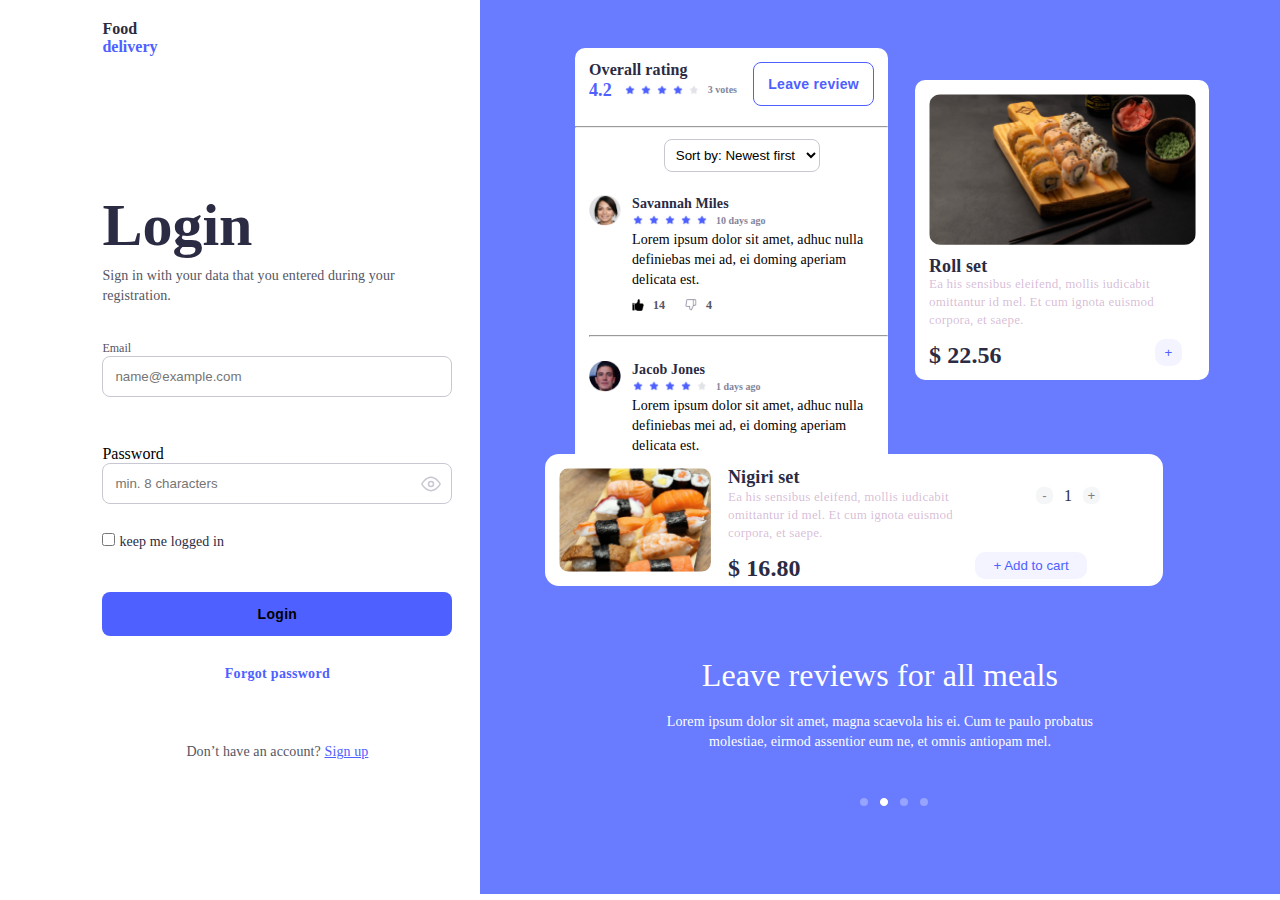
<file: 3/login/index.html>
<!DOCTYPE html>
<html lang="en">

<head>
   <meta charset="UTF-8">
   <meta http-equiv="X-UA-Compatible" content="IE=edge">
   <meta name="viewport" content="width=device-width, initial-scale=1.0">
   <title>Document</title>
   <link rel="stylesheet" href="css/style.css">
   <link rel="stylesheet" href="css/media.css">
</head>

<body>
   <div class="mega__wrapper">
      <div class="wrapper">
         <div class="header">
            <div class="container">
               <div class="header__inner">
                  <a href="#" class="logo">
                     <h4 class="header__logo-text_1">
                        Food
                     </h4>
                     <h4 class="header__logo-text_2">
                        delivery
                     </h4>
                  </a>
               </div>
            </div>
         </div>
         <main class="main">
            <div class="container">
               <div class="form__info">
                  <h1 class="form__info-login">
                     Login
                  </h1>
                  <p class="form__info-text">
                     Sign in with your data that you
                     entered during your registration.
                  </p>
               </div>
               <form class="main__form">
                  <div class="main__form-mail">
                     <label class="mail__label">Email</label>
                     <input type="text" placeholder="name@example.com">
                  </div>
                  <div class="main__form-password">
                     <label>Password</label>
                     <input type="password" placeholder="min. 8 characters">
                  </div>
                  <div class="main__form-checkbox">
                     <input type="checkbox">
                     <label class="checkbox__label">keep me logged in</label>
                     <button class="checkbox__btn" type="submit">Login</button>
                  </div>
               </form>
               <a class="form__forget" href="#">Forgot password</a>
            </div>
         </main>
         <div class="footer">
            <div class="container">
               <div class="footer__inner">
                  <p>Don’t have an account? <a href="#">Sign up</a></p>
               </div>
            </div>
         </div>
      </div>
      <div class="wrapper__left">
         <main class="main__left">
            <div class="container__left">
               <div class="inner">
                  <div class="items__top">
                     <div class="item">
                        <div class="head__bar">
                           <div class="head__bar-left">
                              <p class="head__bar-left_text">Overall rating</p>
                              <div class="stars__point">
                                 <p class="stars__point-number">
                                    4.2
                                 </p>
                                 <div class="stars default__stars">
                                    <img src="images_left/star__blue.png" class="stars__img">
                                    <img src="images_left/star__blue.png" class="stars__img">
                                    <img src="images_left/star__blue.png" class="stars__img">
                                    <img src="images_left/star__blue.png" class="stars__img">
                                    <img src="images_left/star__gray.png" class="stars__img">
                                 </div>
                                 <p class="votes">3 votes</p>
                              </div>
                           </div>
                           <div class="head__bar-right">
                              <button type="submit" class="head__bar-right-btn">
                                 Leave review
                              </button>
                           </div>
                        </div>
                        <hr class="head__bar-bottom_line">
                        <div class="select__sort">
                           <form>
                              <select class="select__sort-select">
                                 <option class="select__sort-option">Sort by: Newest first</option>
                                 <option class="select__sort-option">Sort by: Newest first</option>
                                 <option class="select__sort-option">Sort by: Newest first</option>
                                 <option class="select__sort-option">Sort by: Newest first</option>
                              </select>
                           </form>
                        </div>
                     </div>
                     <div class="item__comment">
                        <img src="images_left/girl.png" class="person">
                        <div class="comments__box">
                           <div class="person__info">
                              <p class="full__name">
                                 Savannah Miles
                              </p>
                              <div class="stars__points">
                                 <div class="stars_1">
                                    <img src="images_left/star__blue.png" class="stars__img">
                                    <img src="images_left/star__blue.png" class="stars__img">
                                    <img src="images_left/star__blue.png" class="stars__img">
                                    <img src="images_left/star__blue.png" class="stars__img">
                                    <img src="images_left/star__blue.png" class="stars__img">
                                 </div>
                                 <p class="days">10 days ago</p>
                              </div>
                           </div>
                           <div class="person__comment">
                              Lorem ipsum dolor sit amet, adhuc nulla definiebas mei ad, ei doming aperiam delicata est.
                           </div>
                           <div class="like__dislike">
                              <div class="like__box-left">
                                 <img src="images_left/like.png" class="like">
                                 <p class="like__count">14</п>
                              </div>
                              <div class="like__box-right">
                                 <img src="images_left/dislike.png" class="dislike">
                                 <p class="like__count">4</п>
                              </div>
                           </div>
                        </div>
                     </div>
                     <hr class="comments__divider">
                     <div class="item__comment">
                        <img src="images_left/boy.png" class="person">
                        <div class="comments__box">
                           <div class="person__info">
                              <p class="full__name">
                                 Jacob Jones
                              </p>
                              <div class="stars__points">
                                 <div class="stars_1">
                                    <img src="images_left/star__blue.png" class="stars__img">
                                    <img src="images_left/star__blue.png" class="stars__img">
                                    <img src="images_left/star__blue.png" class="stars__img">
                                    <img src="images_left/star__blue.png" class="stars__img">
                                    <img src="images_left/star__gray.png" class="stars__img">
                                 </div>
                                 <p class="days">1 days ago</p>
                              </div>
                           </div>
                           <div class="person__comment">
                              Lorem ipsum dolor sit amet, adhuc nulla definiebas mei ad, ei doming aperiam delicata est.
                           </div>
                           <div class="like__dislike">
                              <div class="like__box-left">
                                 <img src="images_left/like.png" class="like">
                                 <p class="like__count">14</п>
                              </div>
                              <div class="like__box-right">
                                 <img src="images_left/dislike.png" class="dislike">
                                 <p class="like__count">4</п>
                              </div>
                           </div>
                        </div>
                     </div>
                  </div>
                  <div class="items__shop">
                     <div class="container_left">
                        <img src="images_left/product_1.png" class="product">
                        <div class="product__information">
                           <h6 class="product__head">Roll set</h6>
                           <p class="product__info-text">
                              Ea his sensibus eleifend, mollis iudicabit omittantur id mel. Et cum ignota euismod
                              corpora,
                              et
                              saepe.
                           </p>
                           <div class="price__plus">
                              <p class="price">$ 22.56</p>
                              <button type="button" class="plus">+</button>
                           </div>
                        </div>
                     </div>
                  </div>
               </div>
               <div class="items__shop_2">
                  <div class="container">
                     <div class="shop__inner">
                        <img src="images_left/product_2.png" class="product_2">
                        <div class="products__shop">
                           <div class="items__shop_2-boxes">
                              <div class="items__shop_2-boxes_left">
                                 <h6 class="product__head">Nigiri set</h6>
                                 <p class="product__info-text product__info-text_2">
                                    Ea his sensibus eleifend, mollis iudicabit omittantur id mel. Et cum ignota euismod
                                    corpora,
                                    et
                                    saepe.
                                 </p>
                              </div>
                              <div class="items__shop_2-boxes_right">
                                 <button class="items__right-btn" type="button">-</button>
                                 <p class="btn__text">1</p>
                                 <button class="items__right-btn" type="button">+</button>
                              </div>
                           </div>
                           <div class="price__plus">
                              <p class="price">$ 16.80</p>
                              <button type="button" class="plus addw">+ <span class="btn_text">Add to
                                    cart</span></button>
                           </div>
                        </div>
                     </div>
                  </div>
               </div>
            </div>
         </main>
         <div class="footer__slide">
            <h3 class="footer__Slide-head">Leave reviews for all meals</h3>
            <p class="footer__slide-text">
               Lorem ipsum dolor sit amet,
               magna scaevola his ei. Cum te paulo probatus molestiae,
               eirmod assentior eum ne, et omnis antiopam mel.
            </p>
            <div class="footer__slide-circle">
               <img src="images_left/circle.svg" class="slide__circle">
               <img src="images_left/circle__white.png" class="slide__circle">
               <img src="images_left/circle.svg" class="slide__circle">
               <img src="images_left/circle.svg" class="slide__circle">
            </div>
         </div>
      </div>
   </div>
</body>

</html>
</file>
<file: 2/blog/style.css>
* {
   box-sizing: border-box;
}

.header {
   background-color: #222625;
   border-bottom: 5px solid #a8c204;
}

.header__inner {
   display: flex;
   justify-content: space-between;
   align-items: center;
   height: 70px;
}

.header__logo-text {
   color: #999b94;
   font-size: 10px;
   margin-top: -23px;
   margin-left: 18px;
}

.header__logo-head {
   color: white;
}

.logo {
   margin-left: 80px;
   text-decoration: none;
}

.menu {
   margin-right: 80px;
   padding-right: 15px;
   border: 1px solid #131716;
   border-radius: 25px;
}

.menu__list {
   display: flex;
}

.menu__list-item {
   padding-right: 40px;
   padding-left: 30px;
}

.menu__list-link {
   font-size: 20px;
   color: #888C8B;
   line-height: 22px;
   text-decoration: none;
}

.menu__list-item {
   border-right: 2px solid #131716;
}

#last__list-item {
   border-color: #222625;
}

.menu__list-link:hover {
   color: #a8c204;
}

.header li,
.footer__copyright-link {
   list-style-type: none;
}

.design__blog-img {

   margin-top: 20px;
   width: 430px;
   border: 10px solid #9F9B9C;
}

.design__blog-inner {
   display: flex;
   justify-content: space-between;
}

.design__blog-info {
   margin-left: 33px;
   margin-bottom: 15px;
   padding-right: 200px;
}

.design__blog_info-header {
   color: #EBF4F0;
}

.design__blog_info-text {
   margin-top: 30px;
   line-height: 1.3;
   font-size: 20px;
   color: #92988E;
}

.design__blog-info_btn {
   margin-top: 3px;
   background-color: #82f516;
   border-radius: 6px;
   padding: 5px 7px;
}

.design__blog {
   background-color: #444444;
}

.container {
   margin-left: 80px;
   margin-right: 80px;

}

.blog__item-title_underline {
   padding-bottom: 10px;
   border-bottom: 5px solid #82f516;
}

.blog__item-title {
   border-bottom: 1px solid #82f516;
   padding-bottom: 9px;
}

.blog__inner {
   display: flex;
   justify-content: space-between;
   margin-top: 24px;
}

.blog__item {
   width: 700px;
}

.blog__item-head_underline {
   border-bottom: 1px solid black;
   padding-bottom: 3px;
}

.blog__item-head6 {
   font-size: 15px;
   font-weight: normal;
   line-height: 23px;
   margin-bottom: 10px;
   color: #2c2c2a;
}

.blog__item-text {
   line-height: 23px;
   margin-bottom: 33px;
   color: #867e7e;
}

.blog__item-list {
   list-style-type: square;
}

.blog__item-list_info {
   margin-top: 17px;
   line-height: 23px;
   padding-left: 10px;
   color: #867e7e;
}

.blog__item-list_text {
   border-left: 9px solid #82f516;
   padding-left: 23px;
   margin-top: 20px;
   color: #867e7e;
}

/* .blog {
   display: flex;
} */

.aside {

   width: 330px;
}

.aside__header {
   background-color: #222625;
   color: white;
   padding: 14px 17px;
}

.aside__item-img {
   width: 33%;
   height: 90px;
   border: 6px solid white;
}

.aside__inner {
   background-color: #e9e6e6;
}

.aside__items {
   margin-top: -19px;
   margin-left: 30px;
   padding-top: 18px;
   padding-bottom: 10px;
   padding-right: 20px;
}

.aside__item {
   display: flex;
   justify-content: space-between;
   padding-top: 16px;

}

.aside__item:hover {
   background-color: #c0b7b7;
}

.aside__item-info {
   margin-left: 20px;
   margin-top: -5px;
}

.aside__item-info_header {
   font-size: 16px;
   margin-top: 2px;
}

.aside__item-info_text {
   margin-top: -12px;
}

.footer {
   margin-top: 70px;
   border-top: 5px solid #82f516;
}

.footer__menu-list {
   display: flex;
   justify-content: space-between;
   list-style-type: none;
}

.footer__menu-link {
   text-decoration: none;
}

.footer__menu-link {
   border: 2px solid #252928;
   border-radius: 30px;
   background-color: #161817;
   color: white;
   padding: 4px 70px 4px 20px;
   margin-left: -16px;
}

.footer__content {
   padding-top: 13px;
   background-color: #171818;
}

.footer__menu-item_text {
   width: 90px;
}

.footer__menu-item_text {
   color: #777A73;
}

.footer__copyright {
   margin-top: -17px;
   background-color: #1D2120;
   padding-top: 1px;
   padding-bottom: 1px;

}

.copywrite_1 {
   color: #474d48;
}

.copywrite_2 {
   color: #737574;
}

.wrapper {
   margin: -8px;
}
</file>
<file: 2/contact us/style.css>
* {
   box-sizing: border-box;
}

.container {
   margin-left: 20px;
}

.header__info {
   border-bottom: 1px solid #99C5D2;
   background-color: #ADD9E6;
}

body {
   background-color: #ADD9E6;
}

h4 {
   margin-bottom: 10px;
}

.info {
   background-color: white;
   margin-top: 20px;
   padding-bottom: 30px;
}

.main {
   background-color: white;
   padding-bottom: 120px;
   padding-top: 30px;
   margin-left: 20px;
}

.second {
   padding-left: 100px;
}

.info__heights {
   line-height: 0.7;
}

.map_icon {
   float: right;
   margin-top: -67px;
   margin-right: 326px;
}

.map_icon img {
   width: 60px;
   height: 60px;
}

.main {
   margin-top: 25px;
}

.contact__form-input {
   border: 1px solid #DFDFDF;
   padding: 6px 10px;
   margin-bottom: 13px;
   width: 25%;
   border-radius: 6px;
}

.contact__form-area {
   width: 50.5%;
   border: 1px solid #DFDFDF;
   padding: 6px 10px;
   min-height: 100px;
   resize: none;
   margin-bottom: 20px;
   display: block;
   border-radius: 6px;
}

.contact__form-btn {
   border: none;
   background-color: rgb(255, 30, 30);
   color: #fffffe;
   border-radius: 3px;
   padding: 7px 10px;
   cursor: pointer;
   margin-top: -5px;
   border-radius: 6px;
}

.map iframe {
   width: 250px;
   height: 250px;
}

.contact__right {
   float: right;
   margin-top: -230px;
   margin-right: 300px;
}

.contact__social {
   display: flex;
   margin-bottom: 20px;

}

ul {
   list-style: none;
   margin-left: -42px;
}

.git {
   width: 36px;
   margin-top: 5px;
   margin-left: 5px;
}

#tel {
   color: #E1334E;
}

.info_email {
   position: relative;
   color: #13A2B2;
}

.info-email::before {
   content: '';
   background-image: url(images/email.png);
   position: absolute;
   top: 8px;
   left: 0;
   width: 16px;
   height: 12px;
}
</file>
<file: 2/forms/style/style.css>
table,
th,
td {
   border: 1px solid black;
   border-collapse: collapse;
   width: 100%;
}

th,
td {
   padding: 1px 2px 1px 5px;
   width: 90px;
}

tr {
   margin: 3px;
}



.container {
   width: 600px;
   border: 3px dotted #AEAEAE;
   margin: 0 auto;
   padding: 2px;
}

h2 {
   text-align: center;
}

textarea {
   resize: none;
}

input,
textarea,
select {
   border: 2px inset #B0B0B0;
}

.left_text {
   text-align-last: right;
   padding: 15px;
}

th,
td {
   padding: 4px;
   border: 2px dotted #AEAEAE;

}

.left_text {
   margin: 0 auto;
}
</file>
<file: 2/practice/css/style.css>
body {
   font-family: 'Nunito', sans-serif;
}

* {
   box-sizing: border-box;
   margin: 0;
}

.headline {
   width: 386px;
   height: 118px;
   color: #ffffff;
   margin-top: 3px;

}

.main__header-inner {
   padding-left: 560px;
   padding-top: 200px;
}

.img {
   padding-left: 70px;
}

.lorem {
   margin-top: -20px;
   text-align: center;
   line-height: 32px;
   font-size: 24px;
   font-weight: 400;
   color: #FFFFFFB2
}

.info {
   padding-top: 47px;
   text-align: center;
   background-color: #EEEEEE;
   padding-bottom: 40px;
}

.container {
   background-image: url(../assets/Desktop_Backgrounds_1920x1200_6\ 3.png);
   background-repeat: no-repeat;
   background-size: 100% 812px;
   padding-bottom: 300px;
}

.section__headline {
   font-weight: 700;
   font-size: 48px;
   line-height: 64px;
   color: #464547;
}

.section__p1 {

   height: 57px;
   font-weight: 400;
   font-size: 24px;
   line-height: 32px;
   color: #666666;
   margin-top: 40px;

}

.section__p2 {
   margin-top: 48px;
}

.btn {
   width: 115px;
   height: 36px;
   border-radius: 18px;
   background-color: #55c2d8;
   border-style: none;
   font-size: 14px;
   line-height: 26px;
   font-weight: 500;
   color: #FFFFFF;
   padding: 5px 17px 6px 17px;
   margin-top: 42px;
}

.bottom__side {
   text-align: center;
   padding-bottom: 100px;
   background-image: url(../assets/bg1.png);
   background-repeat: no-repeat;
   background-size: cover;
}

.bottom_side-btn {
   margin-top: 53px;
   width: 150px;
   height: 150px;
   background-color: #39C2D7;
   border-radius: 90px;
   border-style: none;
}

.trangle {
   color: #ffffff;
   font-size: 60px;
   padding-left: 20px;
}

.bottom__side-text {
   margin-top: 70px;
   font-weight: 400;
   font-size: 24px;
   line-height: 32px;
   color: #ffffff;
}

.bottom__side-head {
   padding-top: 80px;
   font-weight: 700;
   font-size: 48px;
   line-height: 64px;
   color: #ffffff;
}

.footer-box {
   margin-left: 140px;
   padding-top: 21px;
   padding-bottom: 38px;

}

.footer__text {
   margin-top: 12px;
   font-weight: 400;
   font-size: 16px;
   line-height: 19px;
   color: #FFFFFF66;

}

.footer_link {
   text-decoration: none;
   color: #FFFFFF66;

}

.footer {
   background-color: #464547;
}

.footer__head {
   font-weight: 40;
   line-height: 16px;
   font-size: 18px;
   color: #ffffff;
   letter-spacing: normal;
}

.footer__icon {
   padding-top: 10px;
}

.info__p {
   display: flex;
}
</file>
<file: 2/table/style.css>
table,
th,
td {
   border: 1px solid black;
   border-collapse: collapse;
}

td {
   padding: 1px 2px 1px 5px;
   width: 90px;
}

#total {
   text-align: right;
   padding-right: 5px;
}

.price {
   text-align: right;
   padding-right: 10px;
}
</file>
<file: 3/account/css/style.css>
* {
   box-sizing: border-box;

}

body {
   font-family: 'Nunito', sans-serif;
}

.container {
   margin-left: 165px;
}

.header {
   border-bottom: 1px solid #E5E5E5;
}

.header .header__inner {
   display: flex;
}

.logo {
   text-decoration: none;
}

.header__logo-text_1 {
   width: 48px;
   height: 16px;
   color: #2B2B43;
}

.header__logo-text_2 {
   margin-top: -15px;
   width: 83px;
   height: 20px;
   color: #4E60FF;

}

.header__btn {
   width: 224px;
   height: 40px;
   border-radius: 12px;
   margin-left: 80px;
   margin-top: 20px;
   padding: 10px 48px 10px 12px;
   color: #83859C;
   background-color: #EDEEF2;
   border-style: none;
   text-align: left;
   font-weight: 400;
   font-size: 14px;
   line-height: 20px;
   letter-spacing: 0.1px;
}

.header__btn-img {
   position: relative;
   left: -32px;
   bottom: -3px;

}

.menu__list {
   display: flex;
   justify-content: space-between;
}

.menu__list-item {
   list-style-type: none;

}

.menu__list-link {
   text-decoration: none;
   color: #2B2B43;
}

.menu ul li {
   list-style-type: none;
   float: left;
   margin-left: 28px;
   margin-top: 15px;
   font-weight: 700;
   font-size: 14px;
   letter-spacing: 0.1px;
   line-height: 20px;
}

.header__menu-images,
.menu {
   display: flex;
   justify-content: space-between;

}

.menu {
   margin-left: 200px;
}

.header__menu-images {
   margin-left: 24px;
}

.header__menu-images img {
   margin-top: 15px;
   width: 48px;
   height: 48px;
}

.avatarka {
   margin-left: 16px;
}

.aside__items {
   padding-right: 0;
}

.aside__head {
   width: 350px;
   font-size: 20px;
   line-height: 28px;
   letter-spacing: 0.1px;
   color: #2B2B43;
}

.aside__items-box {
   margin-top: 12px;
   width: 350px;
   height: 72px;
   border: 2px solid #83859C;
   border-radius: 16px;
}

.aside__items-box:hover {
   border: 2px solid #4E60FF;
   background-color: #F3F4FF;
}

.aside__items-box {
   display: flex;

}

.aside__items-box_info1 {
   margin-left: 12px;
   margin-top: 12px;

}

.aside__items-box_text_1 {
   width: 266px;
   height: 20px;
   font-weight: 700;
   font-size: 14px;
   line-height: 20px;
   letter-spacing: 0.1px;
   color: #2B2B43;
   margin: 0;
   align-self: center;
}

.aside__items-box_text_2 {
   color: #545563;
   font-weight: 400;
   font-size: 13px;
   line-height: 18px;
   letter-spacing: 0.2px;
   width: 266px;
   height: 18px;
   margin: 0;
}

.aside__items-box_img {
   width: 40px;
   height: 40px;
   margin-top: 16px;
   margin-left: 16px;
}

.page__inner {
   display: flex;
}

.page__item {
   margin-left: 30px;
}

.page__item-boxes {
   border-radius: 16px;
   border: 1px solid #EdEEF2;
   width: 730px;
}

.page__item-head {
   width: 350px;
   font-size: 20px;
   line-height: 28px;
   letter-spacing: 0.1px;
   color: #2B2B43;
}

.page__box-head {
   font-weight: 700;
   font-size: 18px;
   line-height: 24px;
   letter-spacing: 0.1px;
   color: #2B2B43;
   margin: 0;
   margin-top: 24px;

}



.page__item-info_avatar {
   font-weight: 600;
   font-size: 12px;
   line-height: 16px;
   color: #545563;
}

.page__item-info {
   display: flex;

}

.page__item-info_img {
   width: 96px;
}

.page__item-text_1,
.page__item-text_2 {
   font-weight: 700;
   font-size: 14px;
   line-height: 20px;
   text-align: center;
   padding: 12px 16px;
   letter-spacing: 0.3px;
   width: 51px;
   height: 20px;

}

.page__item-text_1 {
   border-radius: 6px;
   color: #4E60FF;
   margin-left: 24px;
}

.page__item-text_1:hover,
.page__item-text_2:hover {

   border: 1px solid #4E60FF;
}

.page__item-text_2 {
   color: #83859C;
   margin-left: 24px;
   border-radius: 6px;
}

.page__item-info_box {
   display: flex;
   align-items: center;
}

.page__item-boxes {
   padding-left: 16px;
}

.page__form-info {
   display: flex;
}

.page__form-input {
   display: block;
}

.form__left {
   margin-left: 20px;
}

.page__form-fname {
   font-weight: 600;
   font-size: 12px;
   line-height: 16px;
   color: #545563;
}

.page__form-input {
   width: 317px;
   height: 44px;
   padding: 12px;
   border: 1px solid #C7C8D2;
   border-radius: 8px;
}

.page__form-input::placeholder {
   color: #2B2B43;
   font-size: 14px;
   line-height: 20px;
   letter-spacing: 0.1px;
}

.page__form-info__bottom {
   padding-top: 32px;
}

.bottom {
   margin-top: 68px;
}

.page__checkbox-head {
   font-weight: 700;
   font-size: 18px;
   line-height: 24px;
   letter-spacing: 0.1px;
   color: #2B2B43;
   height: 24px;
   margin-bottom: 0;
}


.checkbox__elements {
   display: block;
   margin-top: 24px;
}

.checkbox {
   display: flex;
   margin-top: -8px;
}

.page__checkbox-label {
   font-weight: 400;
   font-size: 14px;
   line-height: 20px;
   letter-spacing: 0.1px;
   color: #2B2B43;
}

.checkbox__elements {
   width: 341px;
   height: 20px;
}

.page__form-btn_1,
.page__form-btn_2,
.page__form-btn_3 {
   font-weight: 700;
   font-size: 14px;
   line-height: 20px;
   letter-spacing: 0.3px;
   text-align: center;
   padding: 12px 16px;
   border: 1px solid;
   border-radius: 8px;
   background-color: #FFFFFF;
}

.page__form-btn_1 {
   color: #FF5C60;
   border-color: #FF5C60;

}

.page__form-btn_2 {
   color: #83859C;
   border-color: #83859C;
   margin-right: -313px;
}

.page__form-btn_3 {
   border-style: none;
   background-color: #4E60FF;
   margin-right: 16px;
}

.buttons {
   margin-top: 56px;
   display: flex;
   justify-content: space-between;
   margin-bottom: 20px;
}

.page__checkbox-head {
   border-top: 1px solid #EDEEF2;
}

.line {
   height: 1px;
   background-color: #EDEEF2;
   margin-top: 40px;
}

.page__checkbox:checked:before {
   background-color: red;
}
</file>
<file: 3/account/css/media.css>
@media(max-width: 360px) {

   .container,
   .top {
      margin-left: 15px;
   }

   .header__form,
   .menu__list {
      display: none;
   }

   .header__menu-images {
      margin-left: -140px;
   }

   .divider {
      display: block;
   }

   .mini__menu {
      display: block;
      width: 44px;
      height: 44px;
   }

   .page__inner {
      display: block;
   }

   .table__form-tr,
   .table__form-td {
      display: block;
   }

   .table__form-td {
      margin-top: 10px;
   }

   .page__form-info {
      display: block;
   }

   .form__left {
      margin-left: 0;
      margin-top: 32px;
   }

   .page__item-form {
      margin-top: 16px;
   }

   .checkbox {
      display: block;
   }

   .page__form-btn_1 {
      width: 324px;
      display: block;
   }

   .buttons {
      display: block;
   }

   .page__form-btn_2 {
      margin-right: 16px;
      padding: 0;
      float: right;

   }

   .page__form-btn_2,
   .page__form-btn_3 {
      width: 140px;
      height: 44px;
      margin-top: 40px;
   }

   .page__item-boxes {
      width: 360px;
   }

}
</file>
<file: 3/blog/css/style.css>
* {
   box-sizing: border-box;
   margin: 0;
   padding: 0;
}

body {
   font-family: 'Nunito', sans-serif;
   background-color: #697BFF;
}

.items {
   width: 313px;
   height: 436px;
   background-color: #ffffff;
   padding-left: 14px;
   padding-top: 14px;
   border-radius: 10px;
}

.item {
   padding-bottom: 15px;
   border-radius: 8px;
}

.item__comment {
   margin-top: 23px;
   display: flex;
}

.head__bar,
.stars__point {
   display: flex;
   justify-content: space-between;
}

.head__bar-left_text {
   height: 16px;
   font-weight: 700;
   line-height: 16px;
   letter-spacing: 0.1px;
   color: #2B2B43;
}

.stars__point-number {
   font-weight: 600;
   font-size: 18px;
   line-height: 25px;
   letter-spacing: 0.1px;
   color: #4E60FF;
}

.stars__points {
   display: flex;
}

.stars {
   margin-left: 12px;
}

.default__stars {
   align-self: center;
}

.stars__img {
   width: 12px;
   height: 12px;
}

.votes,
.days {
   margin-left: 8px;
   font-weight: 700;
   font-size: 10px;
   line-height: 14px;
   color: #83859C;
   align-self: center;
   margin-bottom: 1px;
}

.head__bar-right {
   margin-right: 14px;
}

.head__bar-right-btn {
   font-weight: 700;
   font-size: 14px;
   line-height: 20px;
   letter-spacing: 0.3px;
   text-align: center;
   color: #4E60FF;
   background-color: #FFFFFF;
   border: 1px solid #4E60FF;
   border-radius: 8px;
   padding: 11px 14px;
}

.head__bar-bottom_line {
   margin-left: -14px;
   margin-top: 20px;
}

.select__sort {
   height: 17px;
   margin-top: 11px;
   margin-left: 25%;

}


.select__sort-option_before,
.select__sort-option {
   font-weight: 600;
   font-size: 13px;
   line-height: 18px;
   color: #83859C;
}

.select__sort-select {
   background-color: #ffffff;
   border: 1px solid #C7C8D2;
   border-radius: 8px;
   padding: 7px 7px;
}

.select__sort-select::-ms-expand {
   display: none;
}

.person {
   width: 32px;
   height: 32px;
}

.comments__box {
   margin-left: 11px;
}

.full__name {
   height: 18px;
   font-weight: 700;
   font-size: 14px;
   line-height: 20px;
   letter-spacing: 0.1px;
   color: #2B2B43;
}

.person__comment {
   width: 242px;
   height: 54px;
   font-weight: 400;
   font-size: 14px;
   line-height: 20px;
   letter-spacing: 0.1px;
}

.like__dislike {
   margin-top: 15px;
   display: flex;
}

.like,
.dislike {
   width: 12px;
   height: 12px;
}

.like__box-left,
.like__box-right {
   display: flex;
}

.like__count {
   width: 13px;
   height: 15px;
   font-weight: 600;
   font-size: 12px;
   line-height: 16px;
   color: #545563;
   width: 13px;
   height: 15px;
   margin-top: -2px;
}

.like__box-right {
   margin-left: 19px;
}

.like__count {
   margin-left: 9px;
}

.comments__divider {
   margin-top: 23px;
}

.product {
   width: 267px;
   height: 151px;
   border-radius: 12px;
}

.product__head {
   width: 267px;
   height: 21px;
   font-weight: 700;
   font-size: 18px;
   line-height: 24px;
   letter-spacing: 0.1px;
   color: #2B2B43;
   margin-top: 5px;
}

.product__info-text {
   width: 267px;
   height: 54px;
   font-weight: 400;
   font-size: 13px;
   line-height: 18px;
   letter-spacing: 0.2px;
   color: #8385;
}

.price__plus {
   display: flex;
   justify-content: space-between;
   font-weight: 800;
   font-size: 24px;
   line-height: 32px;
   letter-spacing: 0.1px;
   color: #2B2B43;
   margin-top: 10px;
}

.plus {
   width: 10px;
   width: 27px;
   height: 27px;
   border-style: none;
   border-radius: 10px;
   color: #4E60FF;
   background-color: #F3F4FF;
   margin-right: 13px;
}

.inner {
   display: flex;
}

.items__shop_2 {
   width: 618px;
   height: 132px;
   border-radius: 14px;
   border-style: none;
   background-color: #ffffff;
   padding-top: 14px;
   padding-left: 14px;
}

.product_2 {
   width: 152px;
   height: 104px;
   border-radius: 10px;
}

.products__shop {}

.shop__inner {
   display: flex;
}

.products__shop {
   margin-left: 17px;
   margin-top: -8px;
}


.items__shop_2-boxes,
.items__shop_2-boxes_right {
   display: flex;
}

.items__right-btn {
   width: 17px;
   height: 17px;
   border-radius: 17px;
   border-style: none;
   border-radius: 7px;
   opacity: 0.5;
   background-color: #EDEEF2;
   margin-left: 11px;
   padding: 0;
}

.btn__text {
   margin-left: 11px;
   color: #2B2B43;
}

.items__shop_2-boxes_right {
   margin-top: 27px;
   margin-left: 30px;
}

.addw {
   width: 112px;

}

.product__info-text_2 {
   margin-top: 2px;
}

.items__shop {
   width: 294px;
   height: 300px;
   background-color: #ffffff;
   border-radius: 10px;
}

.container_left {
   padding: 14px;
}

.items {
   margin-top: 48px;
   margin-left: 95px;
   z-index: -1;
}

.items__shop {
   margin-left: 27px;
   margin-top: 80px;
}

.items__shop_2 {
   margin-left: 65px;
   margin-top: -30px;
}

.footer__Slide-head {
   font-weight: 70;
   font-size: 32px;
   line-height: 42px;
   letter-spacing: 0.1px;
   text-align: center;
   color: #FFFFFF;
   width: 480px;
   height: 42px;
}

.footer__slide-text {
   font-weight: 400;
   font-size: 14px;
   line-height: 20px;
   letter-spacing: 0.1px;
   text-align: center;
   color: #ffffff;
   width: 480px;
   height: 40px;
}

.footer__slide-circle {
   margin-left: 212px;
}

.slide__circle {
   margin-left: 8px;
   width: 8px;
   height: 8px;
}

.footer__slide {
   margin-top: 68px;
   margin-left: 160px;
}
</file>
<file: 3/home/css/style.css>
* {
   box-sizing: border-box;
   font-family: 'Nunito', sans-serif;
}

.main,
.header {
   margin-left: 5%;
   margin-right: 5%;
}

.line__divider {
   width: auto;
   margin-top: 20px;
   border-bottom: 1px solid #E5E5E5;
}

.header__inner {
   display: flex;
}

.logo {
   text-decoration: none;
}

.header__logo-text_1 {
   width: 48px;
   height: 16px;
   color: #2B2B43;
}

.header__logo-text_2 {
   margin-top: -15px;
   width: 83px;
   height: 20px;
   color: #4E60FF;

}

.header__btn {
   width: 224px;
   height: 40px;
   border-radius: 12px;
   margin-left: 80px;
   margin-top: 20px;
   padding: 10px 48px 10px 12px;
   color: #83859C;
   background-color: #EDEEF2;
   border-style: none;
   text-align: left;
   font-weight: 400;
   font-size: 14px;
   line-height: 20px;
   letter-spacing: 0.1px;
}

.header__btn-img {
   position: relative;
   left: -32px;
   bottom: -3px;

}

.menu__list {
   display: flex;
   justify-content: space-between;
}

.menu__list-item {
   list-style-type: none;

}

.menu__list-link {
   text-decoration: none;
   color: #2B2B43;
}

.menu ul li {
   list-style-type: none;
   float: left;
   margin-left: 28px;
   margin-top: 15px;
   font-weight: 700;
   font-size: 14px;
   letter-spacing: 0.1px;
   line-height: 20px;
}

.header__menu-images,
.menu {
   display: flex;
   justify-content: space-between;

}

.menu {
   margin-left: 200px;
}

.header__menu-images {
   margin-left: 24px;
}

.header__menu-images img {
   margin-top: 15px;
   width: 48px;
   height: 48px;
}

.avatarka {
   margin-left: 16px;
}

.top {
   margin-top: 44px;
}

.top__items {
   display: flex;
   justify-content: space-between;
}

.top__item-1,
.top__item-2 {
   display: flex;
   width: 540px;
   height: 188px;
   border-radius: 16px;
}

.top__item-1:hover,
.top__item-2:hover {
   background-color: rgb(221, 174, 21);
}



.top__item-1 {
   background-color: #F3F4FF;
}

.top__item-text_1 {
   width: 210px;
   height: 28px;
   color: #2B2B43;
   font-weight: 600;
   font-size: 20px;
   line-height: 28px;
   letter-spacing: 0.1px;
}

.top__item-text_2 {
   width: 210px;
   height: 56px;
   color: #4E60FF;
   font-weight: 800;
   font-size: 40px;
   line-height: 56px;
   letter-spacing: 0.1px;
   margin-top: 8px;
}

.top__item-text_3 {
   width: 210px;
   height: 20px;
   color: #83859C;
   font-weight: 400;
   font-size: 14px;
   line-height: 20px;
   letter-spacing: 0.1px;
   margin-top: 36px;
}

.top__item-info {
   margin-left: 16px;
}

.top__item-2 {
   margin-left: 20px;
   background-color: #FFF3ED;
   margin-right: 30px;
}

.menu__food {
   margin-top: 32px;
}

.menu__food-items {
   display: grid;
   grid-template-columns: repeat(6, 1fr);
   grid-column-gap: 30px;
   grid-auto-rows: 80px;
}

.menu__food-item {
   width: 150px;
   border: 1px solid #697BFF;
   border-radius: 16px;
   background-color: #F8F9FF;
}

.menu__food-item:hover {
   border: 2px solid #1fbb41;
}

.menu__food-img {
   padding: 14px 68px 42px 61px;
}

.menu__food-text {
   font-size: 13px;
   font-weight: 700;
   line-height: 18px;
   letter-spacing: 0.1px;
   color: #545563;
   text-align: center;
   margin-top: -36px;

}

.menu__food-item_id1 {
   border: 2px solid #4E60FF;
}

.menu__food-item_id2 {
   border: 1px solid #EDEEF2;
}

.restaurants {
   margin-top: 16px;
}

.restaurants__where {
   font-weight: 600;
   font-size: 20px;
   line-height: 28px;
   letter-spacing: 0.1em;
   color: #2b2b43;
   margin-top: 40px;
}

.restaurants__item-img_1 {
   width: 347px;
   height: 160px;
   border-radius: 20px 20px 0 0;
}

.restaurants__item-img {
   position: relative;
}

.restaurants__item-icon {
   position: absolute;
   margin-top: -166px;
   margin-left: 256px;
}

.restaurants__name {
   font-weight: 700;
   font-size: 18px;
   line-height: 24px;
   letter-spacing: 0.1px;
   color: #2B2B43;
   margin-top: 16px;
}

.restaurants__info-text_1,
.restaurants__info-text_2 {
   font-weight: 600;
   font-size: 12px;
   line-height: 16px;
   color: #83859C;
}

.restaurants__foods {
   width: 70px;
   height: 24px;
   background-color: #EDEEF2;
   border-radius: 100px;
   margin-left: 8px;
}

.restaurants__food-name {
   font-weight: 600;
   font-size: 12px;
   line-height: 16px;
   color: #545563;
   margin-left: 4px;
}


.restaurants__items {
   display: grid;
   grid-template-columns: repeat(3, 1fr);
   grid-template-rows: repeat(2, 1fr);
   grid-column-gap: 30px;
   grid-row-gap: 30px;
}

.restaurants__food-item {
   margin-top: 7px;
}

.restaurants__info-box {
   width: 318px;
   height: 46px;
}

.clock {
   width: 12px;
   height: 12px;
   margin-bottom: -2px;
}

.restaurants__info-ellipse {
   width: 3px;
   width: 3px;
   margin-left: 3px;
}

.restaurants__info-text_2 {
   margin-left: 3px;
}

.restaurants__food-img {
   width: 12px;
   height: 12px;
   vertical-align: middle;
   margin-left: 10px;

}

.restaurants__food-item {
   display: flex;
   justify-content: flex-start;
}

.restaurants__item {
   width: 347px;
   border-radius: 16px;
   border: 1px solid #EDEEF2;
   padding-bottom: 16px;
}

.restaurants__item-info {
   margin-left: 16px;
}

.mini__menu,
.divider {
   display: none;
}

.restaurants__food-item_icon {
   float: right;
   margin-top: -40px;
}
</file>
<file: 3/home/css/media.css>
@media(max-width: 360px) {

   .wrapper {
      margin-left: 20%;
   }

   .line__divider {
      width: 340px;
   }

   .container,
   .top {
      margin-left: 15px;
   }

   .header__form,
   .menu__list {
      display: none;
   }

   .header__menu-images {
      margin-left: -140px;
   }

   .divider {
      display: block;
   }

   .mini__menu {
      display: block;
      width: 44px;
      height: 44px;
   }

   .top__items {
      display: block;
   }

   .top__item-1 {

      width: 330px;
      height: 296px;
   }

   .top__item-img {
      width: 330px;
      height: 200px;
      margin-top: 95px;
   }

   .top__item-2 {
      margin-left: 0;
      margin-top: 30px;
      width: 330px;
      height: 296px;
   }

   .top__item-info {
      margin-left: -293px;
      margin-top: -8px;
   }

   .top__item-text_2 {
      margin-top: -22px;
   }

   .top__item-text_3 {
      margin-left: 250px;
      margin-top: -114px;
   }

   .menu__food-items {
      grid-template-columns: repeat(2, 1fr);
      grid-template-columns: repeat(3, 1fr);
      grid-gap: 15px;
      grid-auto-rows: 80px;
   }

   .menu__food-item {
      width: 100px;
      height: 80px;
   }

   .restaurants__items {
      grid-template-columns: repeat(1, 1fr);
   }

   .menu__food-img {
      padding: 14px 68px 42px 38px;
   }

}
</file>
<file: 3/login/css/style.css>
* {
   box-sizing: border-box;
   padding: 0;
   margin: 0;
}

body {
   font-family: Nunito;
}

.header__inner {
   margin-top: 20px;
}

.logo {
   text-decoration: none;
}

.header__logo-text_1 {
   color: #2B2B43;
}

.header__logo-text_2 {

   width: 78px;
   color: #4E60FF;
}

.main {
   margin-top: 128px;

}

.main__form-mail input {
   display: block;
}

.main__form-password input {
   display: block;
}

.main__form-password {
   margin-top: 48px;
}

.main__form-mail input,
.main__form-password input {
   padding: 12px;
   width: 350px;
   border: 1px solid #C7C8D2;
   border-radius: 8px;
}

.main__form-password input {
   background: url(../images/password_right.svg) no-repeat 318px 10px;
}

..main__form-mail input,
.main__form-password input::placeholder {
   color: #83859C;
   font-weight: 400;
   font-size: 14px;
   line-height: 20px;
   letter-spacing: 0.1px;
}

.form__info-login {
   font-weight: 700;
   font-size: 60px;
   line-height: 82px;
   width: 350px;
   height: 82px;
   color: #2B2B43;

}

.form__info-text {
   font-weight: 400;
   font-size: 14px;
   line-height: 20px;
   letter-spacing: 0.1px;
   width: 350px;
   height: 40px;
   color: #545563;

}

.main__form-mail {
   margin-top: 32px;
}

.mail__label {
   font-size: 12px;
   line-height: 16px;
   color: #545563;
}

.main__form-checkbox {
   margin-top: 28px;
}

.checkbox__label {
   font-weight: 400;
   font-size: 14px;
   color: #2B2B43;
   line-height: 20px;
   letter-spacing: 0.1px;
}

.checkbox__btn {
   display: block;
   margin-top: 40px;
   padding: 12px;
   height: 44px;
   width: 350px;
   background-color: #4E60FF;
   border-radius: 8px;
   font-weight: 700;
   font-size: 14px;
   line-height: 20px;
   letter-spacing: 0.3px;
   text-align: center;
   border-style: none;
}

.main__form {
   position: relative;
}

.form__forget {
   position: absolute;
   margin-top: 28px;
   font-weight: 700;
   font-size: 14px;
   line-height: 20px;
   letter-spacing: 0.3px;
   text-align: center;
   color: #4E60FF;
   text-decoration: none;
   width: 350px;
   height: 20px;
}

.footer {
   margin-top: 106px;
   width: 350px;
   height: 20px;
   text-align: center;
   margin-bottom: 40px;
}

.footer p {
   font-weight: 400;
   font-size: 14px;
   line-height: 20px;
   letter-spacing: 0.1px;

   color: #545563;
}

.footer a {
   color: #4E60FF;
   font-weight: 400;
   font-size: 14px;
   line-height: 20px;
   letter-spacing: 0.1px;
   color: #4E60FF;
}


.items__top {
   width: 313px;
   height: 436px;
   background-color: #ffffff;
   padding-left: 14px;
   padding-top: 14px;
   border-radius: 10px;
}

.item {
   padding-bottom: 15px;
   border-radius: 8px;
}

.item__comment {
   margin-top: 23px;
   display: flex;
}

.head__bar,
.stars__point {
   display: flex;
   justify-content: space-between;
}

.head__bar-left_text {
   height: 16px;
   font-weight: 700;
   line-height: 16px;
   letter-spacing: 0.1px;
   color: #2B2B43;
}

.stars__point-number {
   font-weight: 600;
   font-size: 18px;
   line-height: 25px;
   letter-spacing: 0.1px;
   color: #4E60FF;
}

.stars__points {
   display: flex;
}

.stars {
   margin-left: 12px;
}

.default__stars {
   align-self: center;
}

.stars__img {
   width: 12px;
   height: 12px;
}

.votes,
.days {
   margin-left: 8px;
   font-weight: 700;
   font-size: 10px;
   line-height: 14px;
   color: #83859C;
   align-self: center;
   margin-bottom: 1px;
}

.head__bar-right {
   margin-right: 14px;
}

.head__bar-right-btn {
   font-weight: 700;
   font-size: 14px;
   line-height: 20px;
   letter-spacing: 0.3px;
   text-align: center;
   color: #4E60FF;
   background-color: #FFFFFF;
   border: 1px solid #4E60FF;
   border-radius: 8px;
   padding: 11px 14px;
}

.head__bar-bottom_line {
   margin-left: -14px;
   margin-top: 20px;
}

.select__sort {
   height: 17px;
   margin-top: 11px;
   margin-left: 25%;

}


.select__sort-option_before,
.select__sort-option {
   font-weight: 600;
   font-size: 13px;
   line-height: 18px;
   color: #83859C;
}

.select__sort-select {
   background-color: #ffffff;
   border: 1px solid #C7C8D2;
   border-radius: 8px;
   padding: 7px 7px;
}

.select__sort-select::-ms-expand {
   display: none;
}

.person {
   width: 32px;
   height: 32px;
}

.comments__box {
   margin-left: 11px;
}

.full__name {
   height: 18px;
   font-weight: 700;
   font-size: 14px;
   line-height: 20px;
   letter-spacing: 0.1px;
   color: #2B2B43;
}

.person__comment {
   width: 242px;
   height: 54px;
   font-weight: 400;
   font-size: 14px;
   line-height: 20px;
   letter-spacing: 0.1px;
}

.like__dislike {
   margin-top: 15px;
   display: flex;
}

.like,
.dislike {
   width: 12px;
   height: 12px;
}

.like__box-left,
.like__box-right {
   display: flex;
}

.like__count {
   width: 13px;
   height: 15px;
   font-weight: 600;
   font-size: 12px;
   line-height: 16px;
   color: #545563;
   width: 13px;
   height: 15px;
   margin-top: -2px;
}

.like__box-right {
   margin-left: 19px;
}

.like__count {
   margin-left: 9px;
}

.comments__divider {
   margin-top: 23px;
}

.product {
   width: 267px;
   height: 151px;
   border-radius: 12px;
}

.product__head {
   width: 267px;
   height: 21px;
   font-weight: 700;
   font-size: 18px;
   line-height: 24px;
   letter-spacing: 0.1px;
   color: #2B2B43;
   margin-top: 5px;
}

.product__info-text {
   width: 267px;
   height: 54px;
   font-weight: 400;
   font-size: 13px;
   line-height: 18px;
   letter-spacing: 0.2px;
   color: #8385;
}

.price__plus {
   display: flex;
   justify-content: space-between;
   font-weight: 800;
   font-size: 24px;
   line-height: 32px;
   letter-spacing: 0.1px;
   color: #2B2B43;
   margin-top: 10px;
}

.plus {
   width: 10px;
   width: 27px;
   height: 27px;
   border-style: none;
   border-radius: 10px;
   color: #4E60FF;
   background-color: #F3F4FF;
   margin-right: 13px;
}

.inner {
   display: flex;
}

.items__shop_2 {
   width: 618px;
   height: 132px;
   border-radius: 14px;
   border-style: none;
   background-color: #ffffff;
   padding-top: 14px;
   padding-left: 14px;
}

.product_2 {
   width: 152px;
   height: 104px;
   border-radius: 10px;
}

.products__shop {}

.shop__inner {
   display: flex;
}

.products__shop {
   margin-left: 17px;
   margin-top: -8px;
}


.items__shop_2-boxes,
.items__shop_2-boxes_right {
   display: flex;
}

.items__right-btn {
   width: 17px;
   height: 17px;
   border-radius: 17px;
   border-style: none;
   border-radius: 7px;
   opacity: 0.5;
   background-color: #EDEEF2;
   margin-left: 11px;
   padding: 0;
}

.btn__text {
   margin-left: 11px;
   color: #2B2B43;
}

.items__shop_2-boxes_right {
   margin-top: 27px;
   margin-left: 30px;
}

.addw {
   width: 112px;

}

.product__info-text_2 {
   margin-top: 2px;
}

.items__shop {
   width: 294px;
   height: 300px;
   background-color: #ffffff;
   border-radius: 10px;
}

.container_left {
   padding: 14px;
}


.items__top {
   margin-top: 48px;
   margin-left: 95px;
   z-index: -1;
}

.items__shop {
   margin-left: 27px;
   margin-top: 80px;
}

.items__shop_2 {
   margin-left: 65px;
   margin-top: -30px;
}

.footer__Slide-head {
   font-weight: 70;
   font-size: 32px;
   line-height: 42px;
   letter-spacing: 0.1px;
   text-align: center;
   color: #FFFFFF;
   width: 480px;
   height: 42px;
}

.footer__slide-text {
   font-weight: 400;
   font-size: 14px;
   line-height: 20px;
   letter-spacing: 0.1px;
   text-align: center;
   color: #ffffff;
   width: 480px;
   height: 40px;
   margin-top: 16px;
}

.footer__slide-circle {
   margin-left: 212px;
   margin-top: 40px;
   padding-bottom: 84px;
}

.slide__circle {
   margin-left: 8px;
   width: 8px;
   height: 8px;
}

.footer__slide {
   margin-top: 68px;
   margin-left: 160px;
}

.mega__wrapper {
   display: flex;
   justify-content: end;
}

.wrapper__left {
   background-color: #697BFF;
   z-index: -2;
   width: 800px;
}

.container__left {
   margin-right: 71px;
}

.wrapper {
   width: 630px;
   margin-left: 8%;
}
</file>
<file: 3/login/css/media.css>
@media(max-width: 360px) {

   .main,
   .footer,
   .header__inner {
      margin-left: 15px;
   }

   .main {
      margin-top: 60px;
   }

   .form__info-login,
   .main__form-mail input,
   .main__form-password input,
   .form__info-login,
   .form__info-text,
   .checkbox__btn,
   .form__forget,
   .footer {
      width: 320px;
   }


   .main__form-password input {
      background: url(../images/password_right.svg) no-repeat 288px 10px;
   }

   .wrapper__left {
      display: none;
   }

   .wrapper {
      margin-left: 7px;
   }

}
</file>
